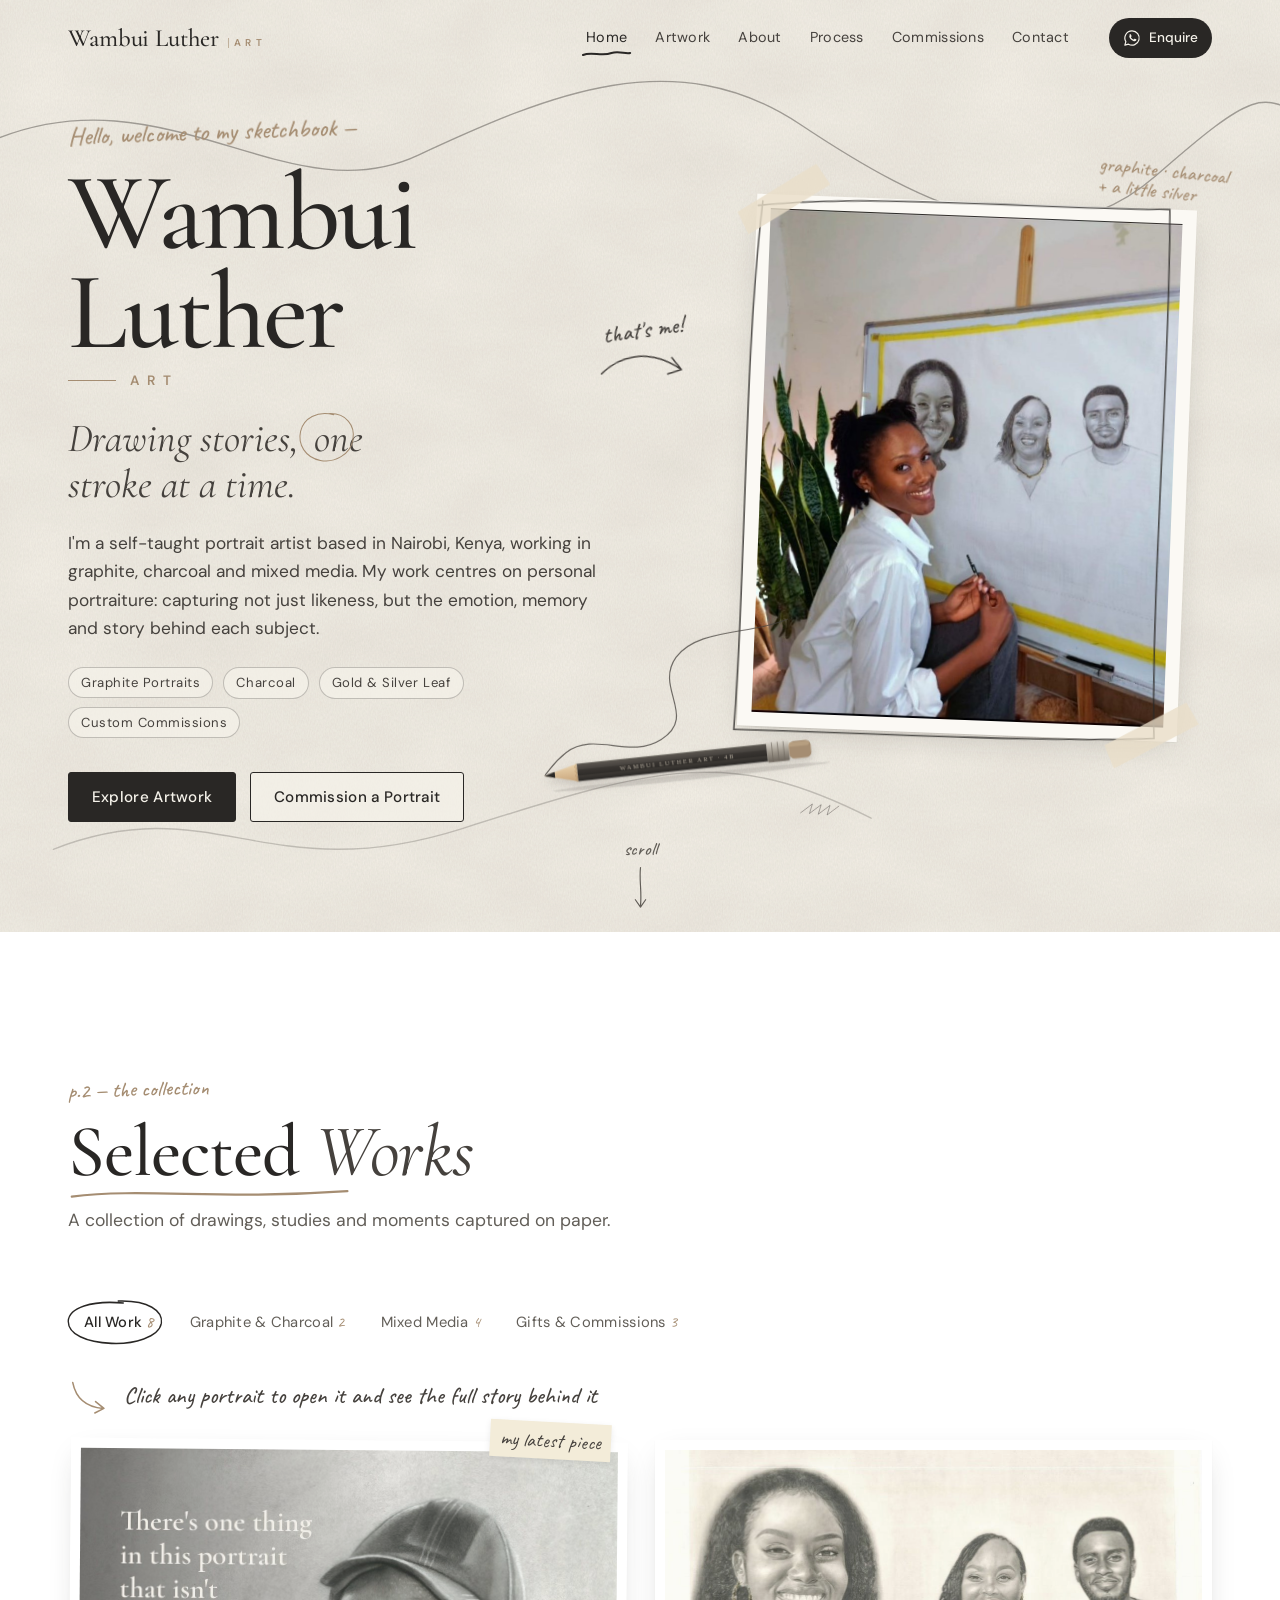
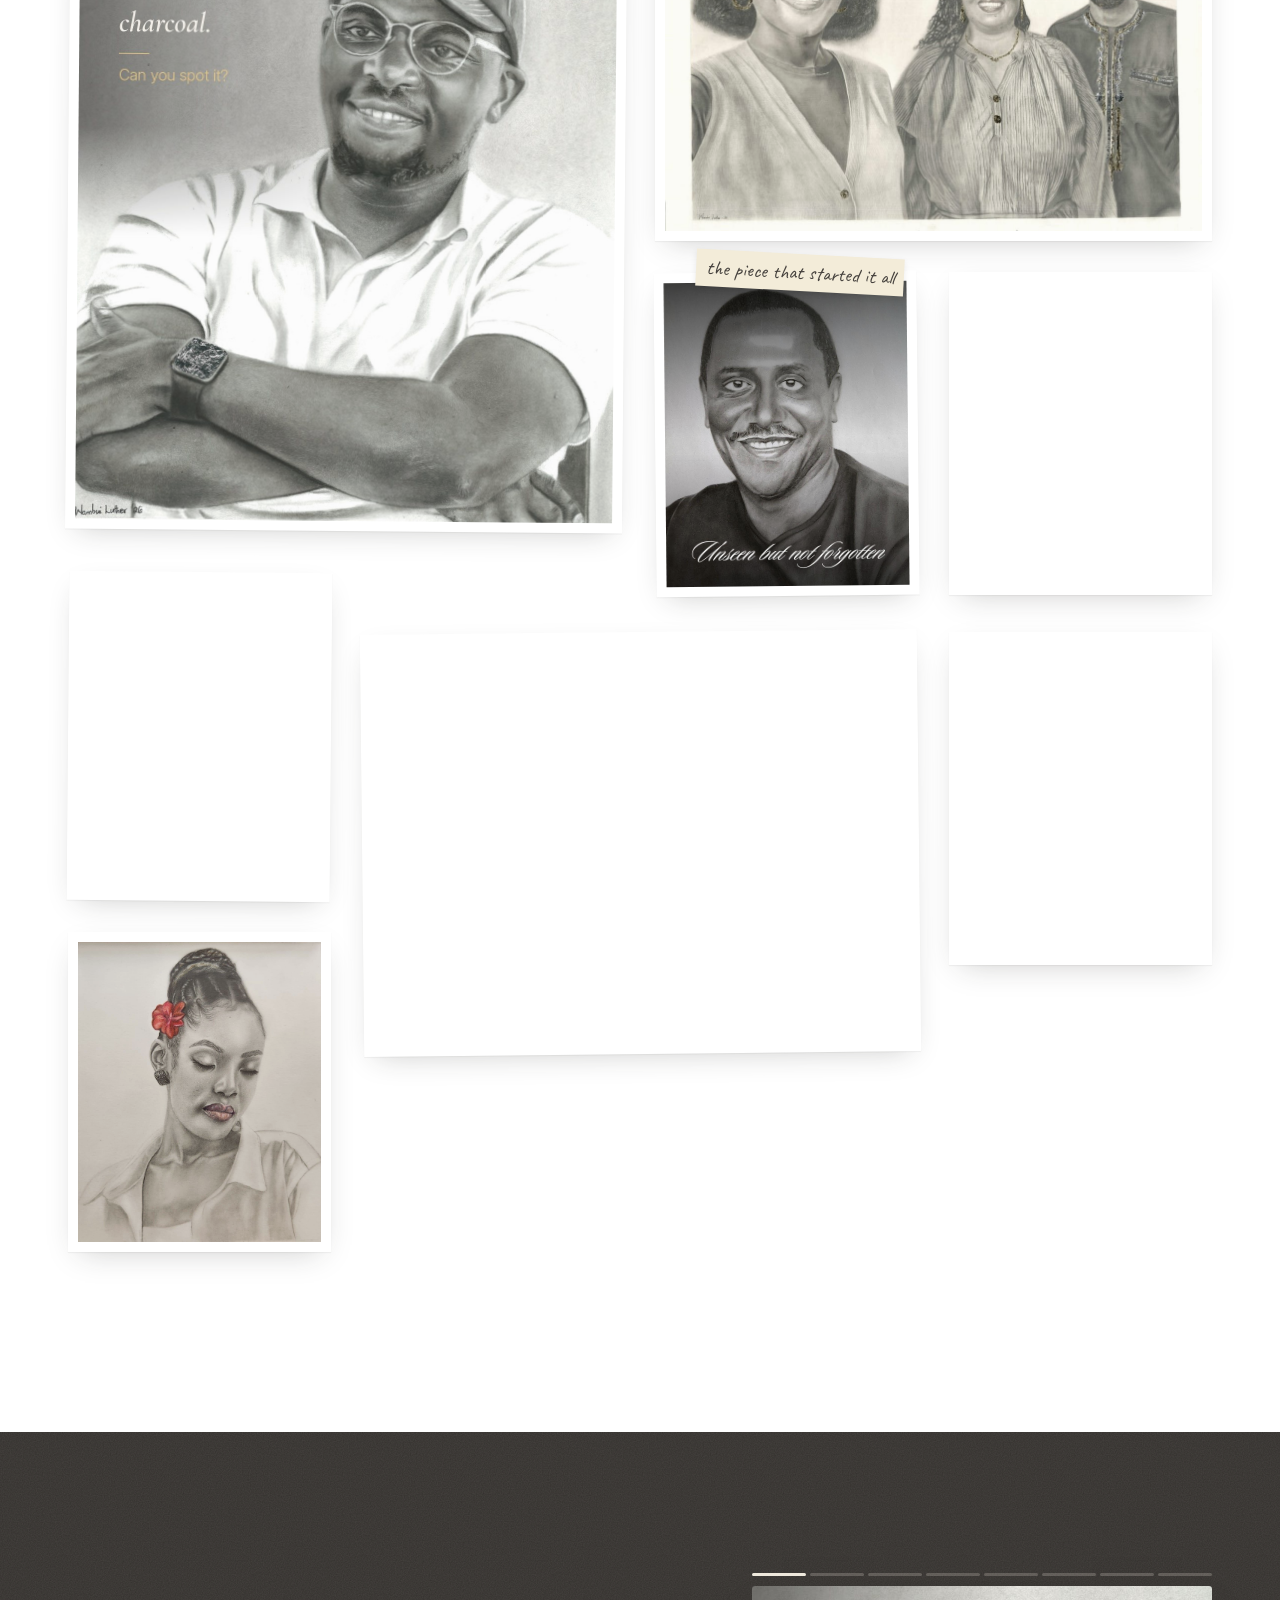
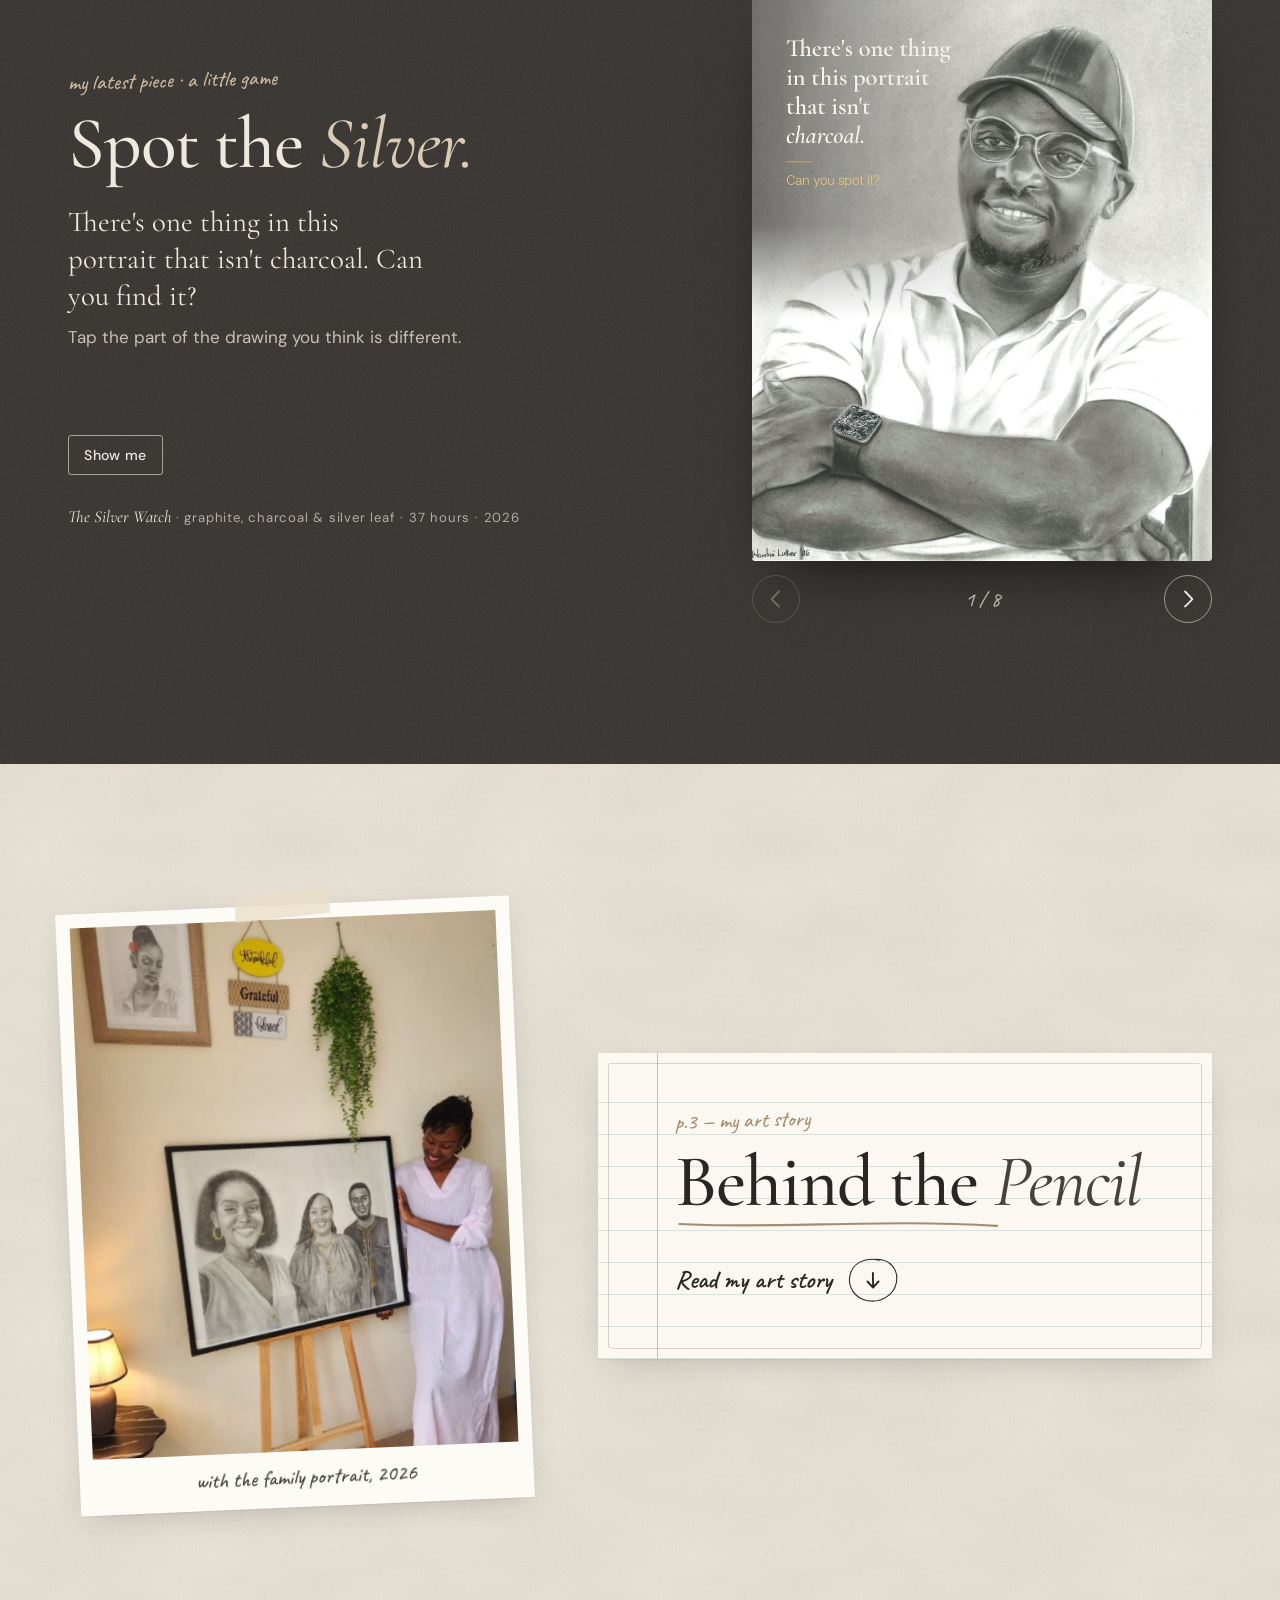
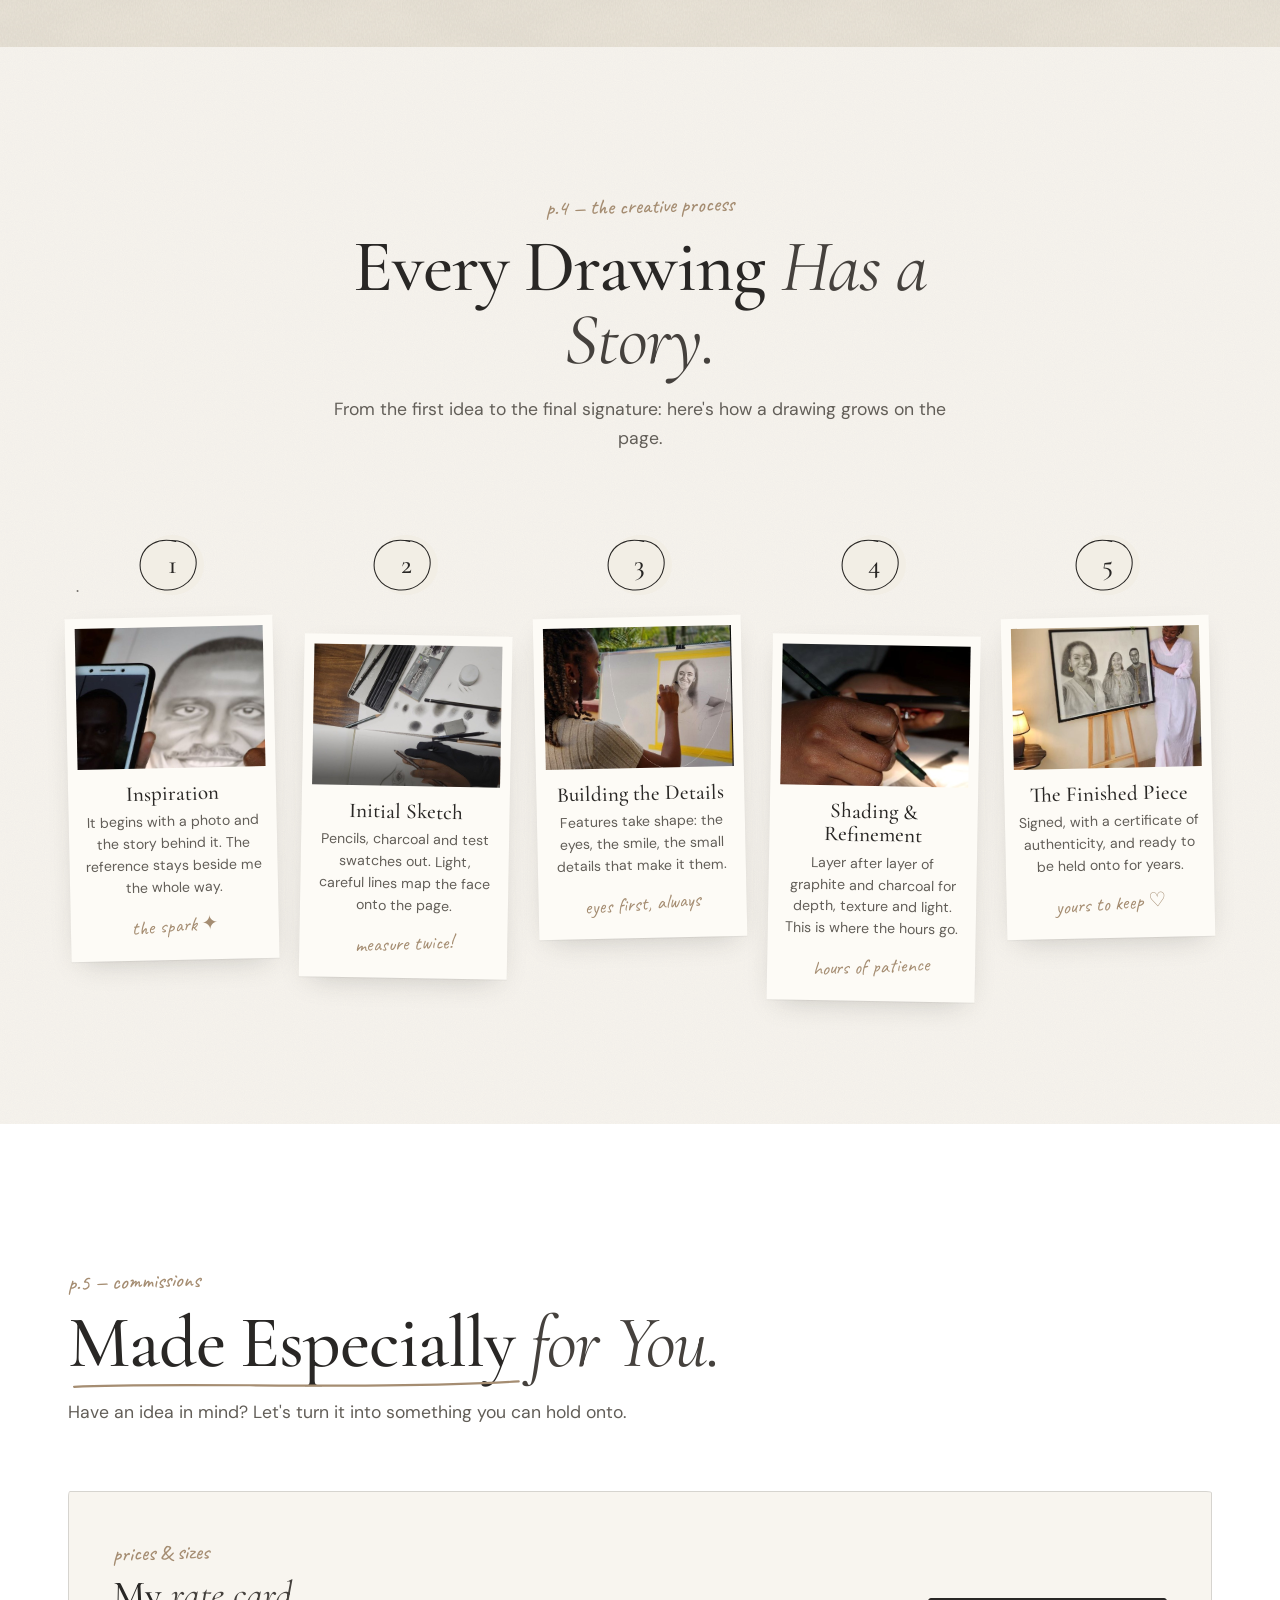
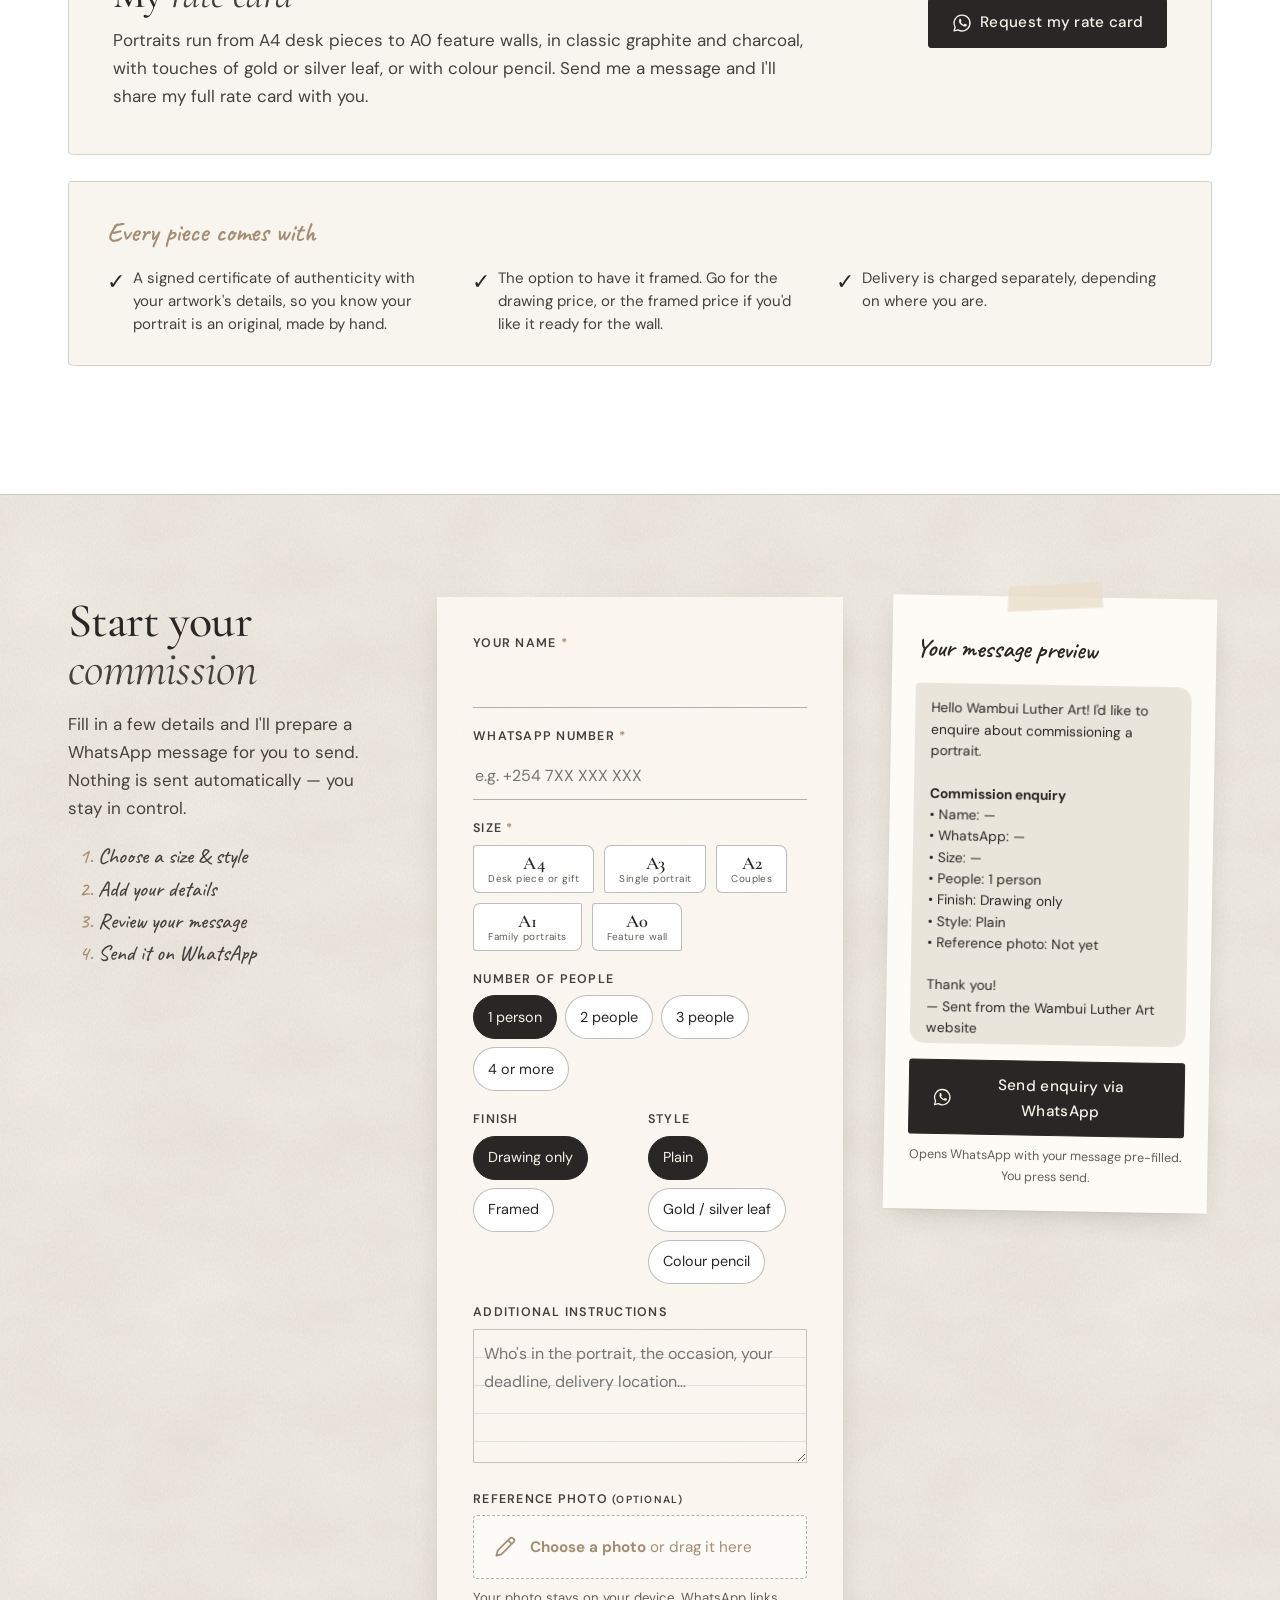
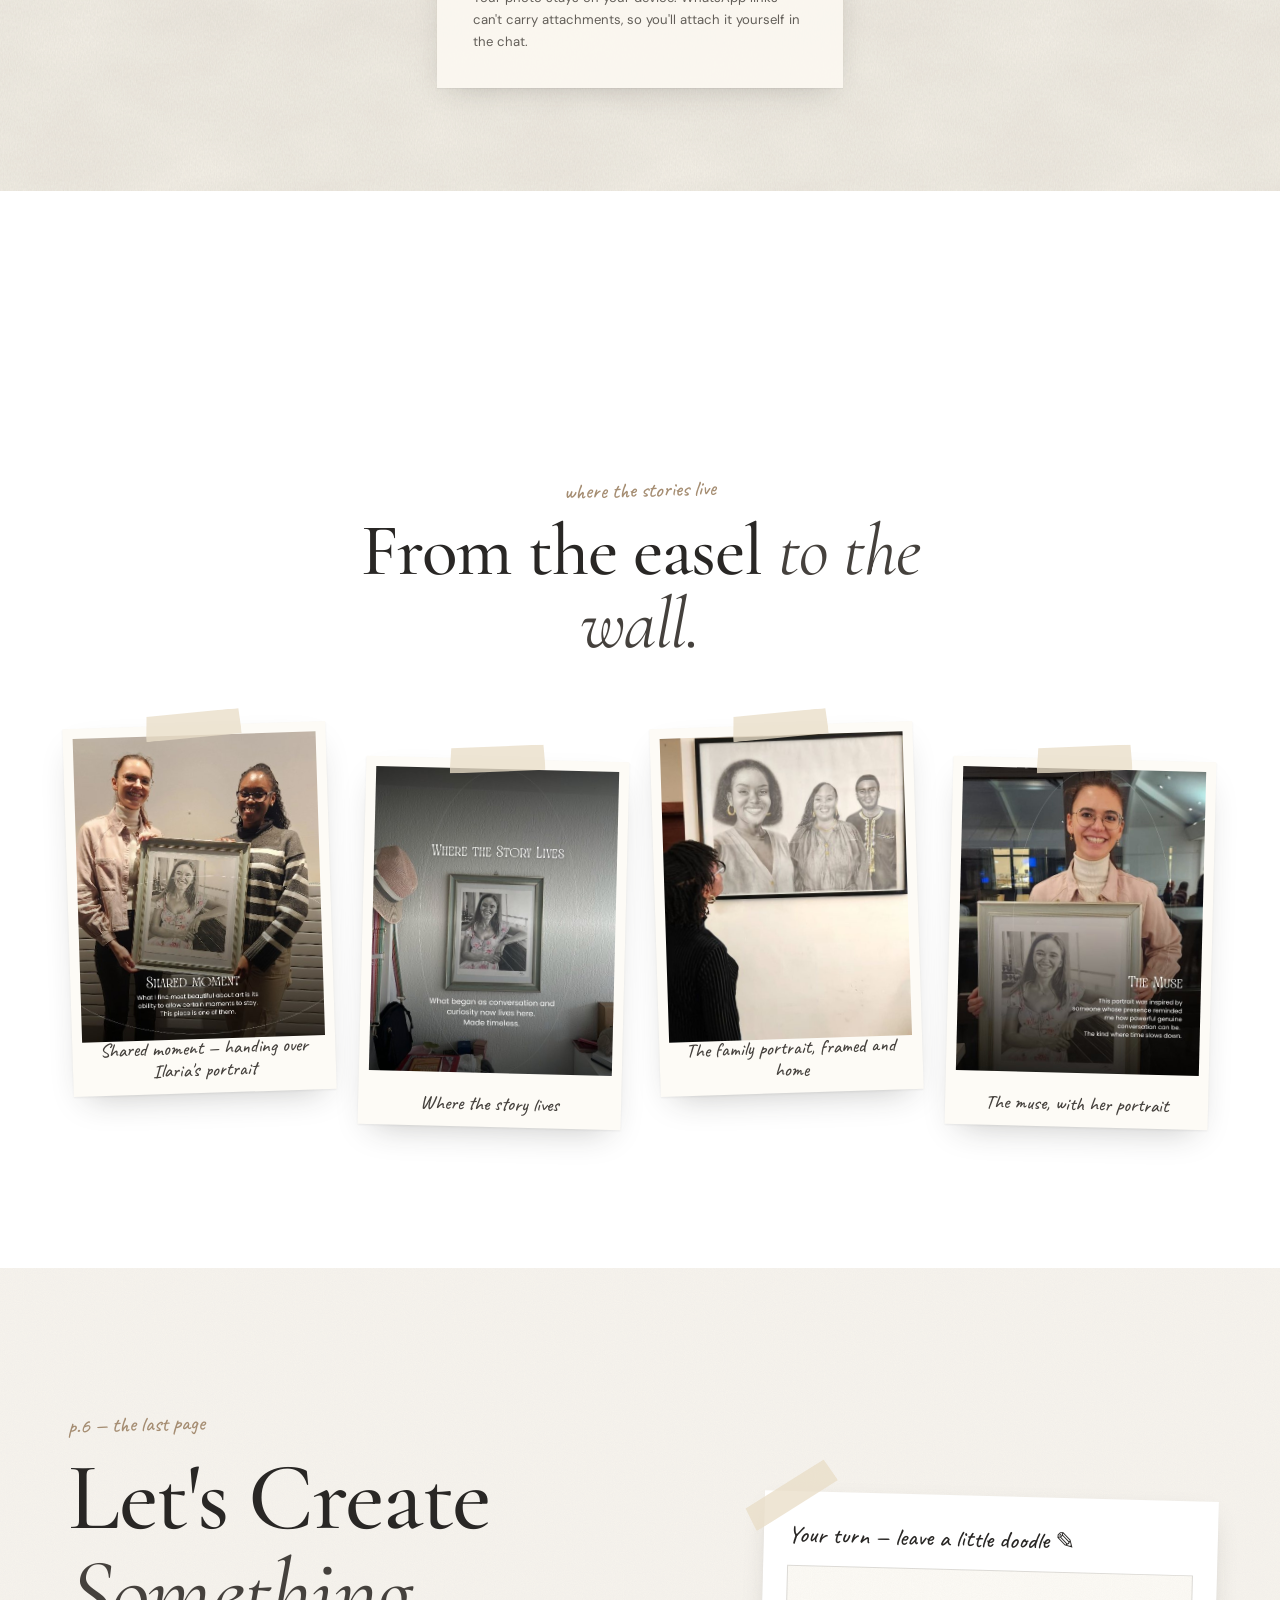
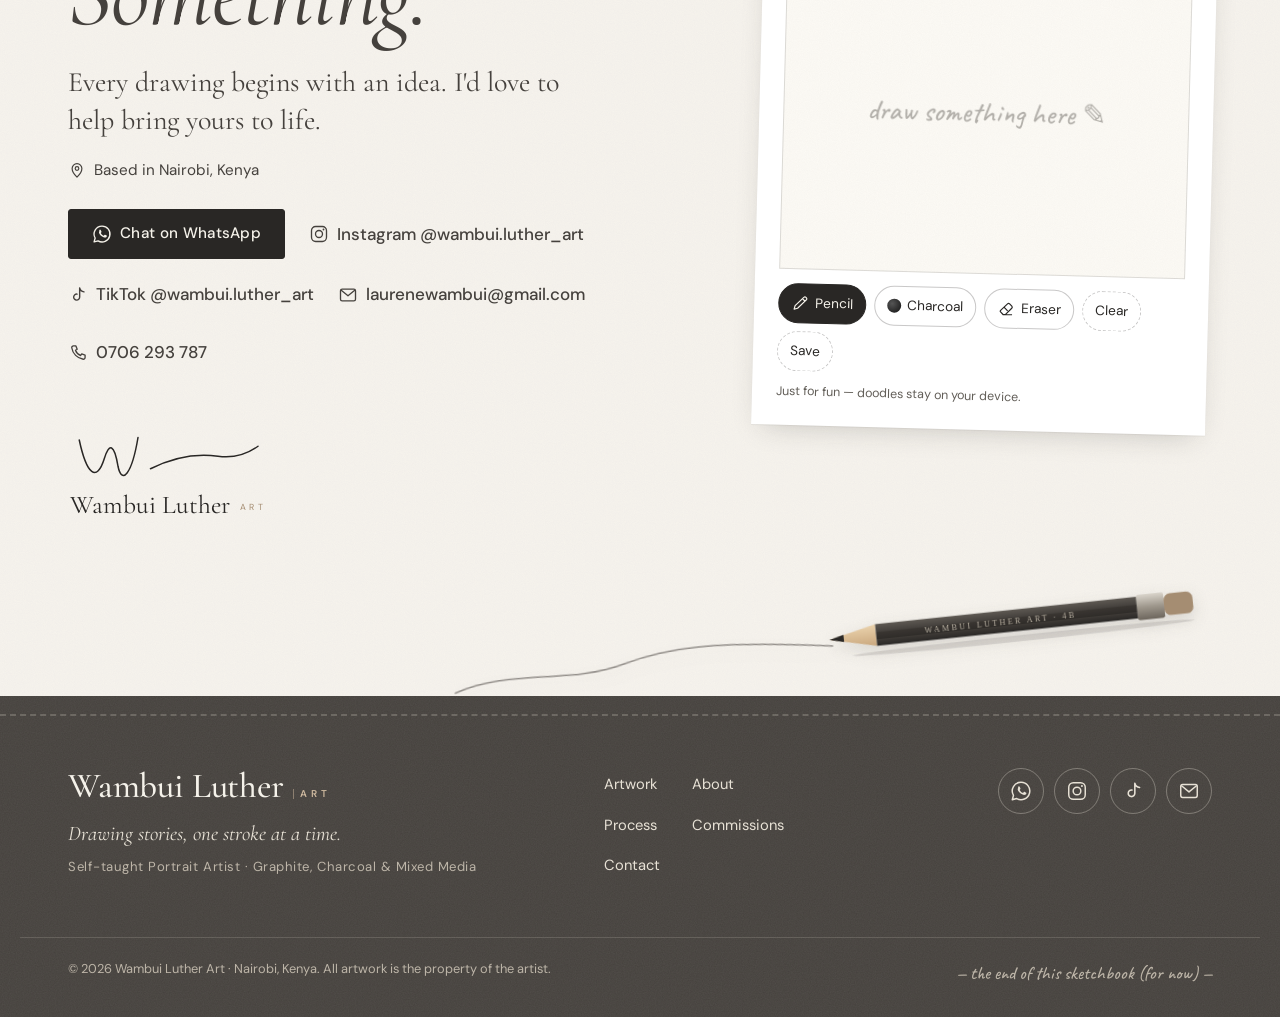
<file: index.html>
<!DOCTYPE html>
<html lang="en">
<head>
  <meta charset="UTF-8">
  <meta name="viewport" content="width=device-width, initial-scale=1">
  <title>Wambui Luther Art | Pencil &amp; Charcoal Artist</title>
  <meta name="description" content="Explore the pencil and charcoal artwork of Wambui Luther Art, a portrait artist based in Nairobi, Kenya. Discover original drawings and custom portrait commissions.">
  <meta name="author" content="Wambui Luther Art">
  <meta name="theme-color" content="#F5F2EA">

  <!-- Open Graph / social sharing (replace og-image.jpg and add the live URL when published) -->
  <meta property="og:type" content="website">
  <meta property="og:site_name" content="Wambui Luther Art">
  <meta property="og:title" content="Wambui Luther Art | Pencil &amp; Charcoal Artist">
  <meta property="og:description" content="Drawing stories, one stroke at a time. Hand-drawn graphite and charcoal portraits by a Nairobi-based artist.">
  <meta property="og:image" content="https://wambuilutherart.github.io/assets/images/og-image.jpg">
  <meta property="og:image:width" content="1200">
  <meta property="og:image:height" content="630">
  <meta property="og:url" content="https://wambuilutherart.github.io/">
  <link rel="canonical" href="https://wambuilutherart.github.io/">
  <meta name="twitter:card" content="summary_large_image">
  <meta name="twitter:title" content="Wambui Luther Art | Pencil &amp; Charcoal Artist">
  <meta name="twitter:description" content="Drawing stories, one stroke at a time.">
  <meta name="twitter:image" content="https://wambuilutherart.github.io/assets/images/og-image.jpg">

  <link rel="icon" href="data:image/svg+xml,%3Csvg xmlns='http://www.w3.org/2000/svg' viewBox='0 0 64 64'%3E%3Crect width='64' height='64' rx='10' fill='%23F5F2EA'/%3E%3Ctext x='32' y='44' text-anchor='middle' font-family='Georgia,serif' font-style='italic' font-size='36' fill='%23292725'%3EW%3C/text%3E%3C/svg%3E">

  <link rel="preconnect" href="https://fonts.googleapis.com">
  <link rel="preconnect" href="https://fonts.gstatic.com" crossorigin>
  <link href="https://fonts.googleapis.com/css2?family=Caveat:wght@400;500;600;700&family=Cormorant+Garamond:ital,wght@0,400;0,500;0,600;1,400;1,500&family=DM+Sans:opsz,wght@9..40,300;9..40,400;9..40,500;9..40,600&display=swap" rel="stylesheet">

  <link rel="stylesheet" href="css/styles.css">
  <link rel="stylesheet" href="css/animations.css">
  <link rel="stylesheet" href="css/responsive.css">

  <script>document.documentElement.classList.add('js');</script>
</head>
<body>

  <!-- ========== Reusable hand-drawn SVG symbols ========== -->
  <svg width="0" height="0" style="position:absolute" aria-hidden="true" focusable="false">
    <defs>
      <linearGradient id="pencilBody" x1="0" y1="0" x2="0" y2="1">
                  <stop offset="0" stop-color="#5d5852"/><stop offset=".35" stop-color="#45413D"/><stop offset=".36" stop-color="#3a3632"/><stop offset=".7" stop-color="#2f2c29"/><stop offset=".71" stop-color="#3d3935"/><stop offset="1" stop-color="#292725"/>
                </linearGradient>
                <linearGradient id="pencilWood" x1="0" y1="0" x2="0" y2="1"><stop offset="0" stop-color="#ead2ac"/><stop offset="1" stop-color="#c9a77d"/></linearGradient>
                <linearGradient id="pencilFerrule" x1="0" y1="0" x2="0" y2="1"><stop offset="0" stop-color="#d9d4cb"/><stop offset=".5" stop-color="#9e978c"/><stop offset="1" stop-color="#6d665d"/></linearGradient>
      <symbol id="i-circle" viewBox="0 0 120 110"><path d="M66 9 C98 8 117 32 112 60 C107 90 76 106 48 101 C19 96 3 70 9 44 C15 18 42 3 74 11" fill="none" stroke="currentColor" stroke-width="2" stroke-linecap="round"/></symbol>
      <symbol id="i-arrow" viewBox="0 0 120 60"><path d="M4 40 C30 10 70 4 108 26 M96 12 L110 27 L92 34" fill="none" stroke="currentColor" stroke-width="2" stroke-linecap="round" stroke-linejoin="round"/></symbol>
      <symbol id="i-whatsapp" viewBox="0 0 24 24"><path d="M12 2.5a9.5 9.5 0 0 0-8.2 14.3L2.5 21.5l4.8-1.3A9.5 9.5 0 1 0 12 2.5Z" fill="none" stroke="currentColor" stroke-width="1.6" stroke-linejoin="round"/><path d="M8.6 7.6c.3-.6.6-.6.9-.6h.6c.2 0 .4.1.5.4l.8 1.9c.1.2 0 .5-.1.6l-.6.7c-.1.2-.2.4 0 .6.4.8 1.1 1.6 1.8 2.1.6.4 1.1.6 1.4.7.2.1.4 0 .5-.1l.8-.9c.2-.2.4-.2.6-.1l1.8.9c.2.1.4.3.3.6-.1.7-.6 1.5-1.3 1.7-.8.3-1.9.2-3.4-.5-2.2-1-3.8-3-4.3-4-.6-1-.7-2.3.1-3.2Z" fill="currentColor"/></symbol>
      <symbol id="i-instagram" viewBox="0 0 24 24"><rect x="3" y="3" width="18" height="18" rx="5" fill="none" stroke="currentColor" stroke-width="1.6"/><circle cx="12" cy="12" r="4.2" fill="none" stroke="currentColor" stroke-width="1.6"/><circle cx="17.4" cy="6.6" r="1.1" fill="currentColor"/></symbol>
      <symbol id="i-mail" viewBox="0 0 24 24"><rect x="3" y="5" width="18" height="14" rx="2" fill="none" stroke="currentColor" stroke-width="1.6"/><path d="M3.5 6l8.5 7 8.5-7" fill="none" stroke="currentColor" stroke-width="1.6" stroke-linejoin="round"/></symbol>
      <symbol id="i-pencil" viewBox="0 0 24 24"><path d="M4 20l1.2-4.6L16.6 4a2 2 0 0 1 2.8 0l.6.6a2 2 0 0 1 0 2.8L8.6 18.8 4 20Z M14.8 5.8l3.4 3.4" fill="none" stroke="currentColor" stroke-width="1.6" stroke-linejoin="round"/></symbol>
      <symbol id="i-eraser" viewBox="0 0 24 24"><path d="M8 20h12 M4.6 14.6l9-9a2 2 0 0 1 2.8 0l3 3a2 2 0 0 1 0 2.8L11 20H8l-3.4-3.4a1.4 1.4 0 0 1 0-2Z M9 10l5 5" fill="none" stroke="currentColor" stroke-width="1.6" stroke-linejoin="round"/></symbol>
      <symbol id="i-close" viewBox="0 0 24 24"><path d="M5 5.5c4 3.6 9 9 14 13.4 M18.6 5c-3.8 4.2-8.6 9.4-13.4 14" fill="none" stroke="currentColor" stroke-width="1.8" stroke-linecap="round"/></symbol>
      <symbol id="i-prev" viewBox="0 0 24 24"><path d="M15 4.5c-2.6 2.6-5 5-7.4 7.6 2.4 2.4 4.8 5 7.4 7.4" fill="none" stroke="currentColor" stroke-width="1.8" stroke-linecap="round" stroke-linejoin="round"/></symbol>
      <symbol id="i-next" viewBox="0 0 24 24"><path d="M9 4.5c2.6 2.6 5 5 7.4 7.6-2.4 2.4-4.8 5-7.4 7.4" fill="none" stroke="currentColor" stroke-width="1.8" stroke-linecap="round" stroke-linejoin="round"/></symbol>
      <symbol id="i-tiktok" viewBox="0 0 24 24"><path d="M14 3.5v11a3.6 3.6 0 1 1-3.1-3.56 M14 3.5c.5 2.6 2.4 4.4 5.2 4.7" fill="none" stroke="currentColor" stroke-width="1.7" stroke-linecap="round" stroke-linejoin="round"/></symbol>
      <symbol id="i-phone" viewBox="0 0 24 24"><path d="M6.5 3.5h3l1.5 4-2 1.3a10 10 0 0 0 6.2 6.2l1.3-2 4 1.5v3a2 2 0 0 1-2.2 2A16.5 16.5 0 0 1 4.5 5.7a2 2 0 0 1 2-2.2Z" fill="none" stroke="currentColor" stroke-width="1.6" stroke-linejoin="round"/></symbol>
      <symbol id="i-pin" viewBox="0 0 24 24"><path d="M12 21.5s6.5-6.2 6.5-11.5a6.5 6.5 0 1 0-13 0c0 5.3 6.5 11.5 6.5 11.5Z" fill="none" stroke="currentColor" stroke-width="1.6" stroke-linejoin="round"/><circle cx="12" cy="10" r="2.4" fill="none" stroke="currentColor" stroke-width="1.6"/></symbol>
      <symbol id="i-quote" viewBox="0 0 80 64"><path d="M30 6C14 12 6 24 6 38c0 10 6 18 15 18 8 0 13-6 13-13s-5-12-12-12c-2 0-3 0-4 1 2-9 8-15 16-20Z M70 6C54 12 46 24 46 38c0 10 6 18 15 18 8 0 13-6 13-13s-5-12-12-12c-2 0-3 0-4 1 2-9 8-15 16-20Z" fill="currentColor"/></symbol>
    </defs>
  </svg>

  <a class="skip-link" href="#main">Skip to content</a>

  <!-- ========== Loader ========== -->
  <div class="loader" id="loader" aria-hidden="true">
    <div class="loader__inner">
      <svg class="loader__sketch" viewBox="0 0 320 120">
        <path class="loader__stroke" d="M18 40 C30 96 46 108 58 70 C66 44 74 46 80 82 C86 112 102 96 112 36 M132 86 C164 70 198 60 240 66 C268 70 290 60 304 50" />
      </svg>
      <p class="loader__word"><span>Wambui Luther</span> <small>ART</small></p>
      <p class="loader__hint">sharpening pencils…</p>
    </div>
  </div>

  <!-- Scroll progress: a graphite line with a pencil tip -->
  <div class="scroll-progress" aria-hidden="true"><span class="scroll-progress__line"></span></div>

  <!-- ========== Navigation ========== -->
  <header class="site-header" id="top">
    <nav class="nav" aria-label="Primary">
      <a href="#home" class="wordmark" aria-label="Wambui Luther Art, home">
        <span class="wordmark__name" data-bind="brand.artistName">Wambui Luther</span>
        <span class="wordmark__art">ART</span>
      </a>

      <ul class="nav__links" id="nav-links">
        <li><a href="#home" class="nav__link">Home</a></li>
        <li><a href="#artwork" class="nav__link">Artwork</a></li>
        <li><a href="#about" class="nav__link">About</a></li>
        <li><a href="#process" class="nav__link">Process</a></li>
        <li><a href="#commissions" class="nav__link">Commissions</a></li>
        <li><a href="#contact" class="nav__link">Contact</a></li>
        <li class="nav__indicator" aria-hidden="true">
          <svg viewBox="0 0 100 12" preserveAspectRatio="none"><path d="M2 7 C20 3 40 9 60 5 C75 3 88 6 98 5" /></svg>
        </li>
      </ul>

      <a class="btn-wa btn-wa--nav" data-link="whatsapp" href="#enquire" target="_blank" rel="noopener">
        <svg width="18" height="18"><use href="#i-whatsapp"/></svg>
        <span>Enquire</span>
      </a>

      <button class="nav__toggle" aria-expanded="false" aria-controls="mobile-menu" aria-label="Open menu">
        <span></span><span></span><span></span>
      </button>
    </nav>
  </header>

  <!-- Mobile "sketchbook index" menu -->
  <div class="mobile-menu" id="mobile-menu" hidden>
    <p class="mobile-menu__title">Contents</p>
    <ol class="mobile-menu__list">
      <li><a href="#home"><span>Home</span><i></i><em>p.1</em></a></li>
      <li><a href="#artwork"><span>Artwork</span><i></i><em>p.2</em></a></li>
      <li><a href="#about"><span>About</span><i></i><em>p.3</em></a></li>
      <li><a href="#process"><span>Process</span><i></i><em>p.4</em></a></li>
      <li><a href="#commissions"><span>Commissions</span><i></i><em>p.5</em></a></li>
      <li><a href="#contact"><span>Contact</span><i></i><em>p.6</em></a></li>
    </ol>
    <a class="btn btn--dark mobile-menu__cta" href="#enquire">
      <svg width="18" height="18"><use href="#i-whatsapp"/></svg> Commission a drawing
    </a>
    <p class="mobile-menu__note">✎ tap a page to jump there</p>
  </div>

  <main id="main">

    <!-- ========== HERO ========== -->
    <section class="hero paper-vellum" id="home" aria-labelledby="hero-title">
      <!-- self-drawing pencil trail across the page -->
      <svg class="hero__trail" viewBox="0 0 1440 900" preserveAspectRatio="none" aria-hidden="true">
        <path class="draw draw--hero" style="--d:3.2s; --delay:.9s" d="M-20 140 C180 60 320 210 470 150 S760 40 900 120 S1180 260 1300 170 S1420 90 1480 120"/>
        <path class="draw draw--hero draw--faint" style="--d:2.6s; --delay:1.6s" d="M60 820 C240 760 300 860 520 800 S820 720 980 790"/>
      </svg>
      <canvas class="hero__sketch-canvas" aria-hidden="true"></canvas>

      <div class="hero__inner container">
        <div class="hero__text">
          <p class="hand hero__hello reveal-load" style="--i:1">Hello, welcome to my sketchbook —</p>

          <h1 class="hero__brand reveal-load" style="--i:2" id="hero-title">
            <span class="hero__name" data-bind="brand.artistName">Wambui Luther</span>
            <span class="hero__art">ART</span>
          </h1>

          <p class="hero__headline" aria-label="Drawing stories, one stroke at a time.">
            <span class="word" style="--w:0">Drawing</span>
            <span class="word" style="--w:1">stories,</span>
            <span class="word word--circled" style="--w:2">one
              <svg class="scribble-circle" aria-hidden="true"><use href="#i-circle"/></svg>
            </span>
            <span class="word" style="--w:3">stroke</span>
            <span class="word" style="--w:4">at</span>
            <span class="word" style="--w:5">a</span>
            <span class="word" style="--w:6">time.</span>
          </p>

          <p class="hero__intro reveal-load" style="--i:4">
            I'm a self-taught portrait artist based in Nairobi, Kenya, working in graphite, charcoal and mixed media. My work centres on personal portraiture: capturing not just likeness, but the emotion, memory and story behind each subject.
          </p>

          <ul class="hero__specs reveal-load" style="--i:5" aria-label="Specialisations">
            <li>Graphite Portraits</li>
            <li>Charcoal</li>
            <li>Gold &amp; Silver Leaf</li>
            <li>Custom Commissions</li>
          </ul>

          <div class="hero__ctas reveal-load" style="--i:6">
            <a href="#artwork" class="btn btn--dark">Explore Artwork</a>
            <a href="#commissions" class="btn btn--line">Commission a Portrait</a>
          </div>
        </div>

        <div class="hero__visual" data-parallax="0.06">
          <figure class="hero__frame reveal-load" style="--i:3">
            <span class="tape tape--tl" aria-hidden="true"></span>
            <span class="tape tape--br" aria-hidden="true"></span>
            <img src="assets/images/artist/wambui-at-easel.jpg" alt="Wambui Luther smiling at her easel while drawing a large family portrait" width="759" height="846" fetchpriority="high">
            <svg class="hero__frame-sketch" viewBox="0 0 400 480" preserveAspectRatio="none" aria-hidden="true">
              <path class="draw draw--hero" style="--d:2.2s; --delay:.6s" d="M14 22 C120 8 280 16 388 12 C394 140 384 330 392 466 C270 474 120 470 10 472 C16 330 6 160 18 18"/>
            </svg>
          </figure>

          <p class="hand hero__note hero__note--a" aria-hidden="true">
            that's me!
            <svg class="hero__note-arrow"><use href="#i-arrow"/></svg>
          </p>
          <p class="hand hero__note hero__note--b" aria-hidden="true">graphite · charcoal<br>+ a little silver</p>

          <!-- curved graphite line from the portrait to a realistic pencil; the pencil "drew" it -->
          <svg class="hero__desk" viewBox="0 0 600 300" aria-hidden="true">
            <path class="draw draw--hero hero__connector" style="--d:2s; --delay:1.5s" d="M452 18 C400 40 330 30 300 70 C270 112 330 150 280 182 C236 210 190 170 150 200 C132 214 128 224 122 230"/>
            <path class="draw draw--hero hero__scribble" style="--d:.9s; --delay:3.3s" d="M470 282 l16 -12 l-4 13 l16 -12 l-4 13 l16 -12 l-4 13 l16 -12"/>
            <g class="hero__pencil" transform="translate(120 232) rotate(-6)">
              <g class="hero__pencil-slide">
                <ellipse cx="200" cy="22" rx="190" ry="4" fill="#292725" opacity=".12"/>
                <path d="M0 0 L46 -12 L46 12 Z" fill="url(#pencilWood)"/>
                <path d="M0 0 L15 -4 L15 4 Z" fill="#292725"/>
                <path d="M46 -12 Q40 -6 46 -6 Q40 0 46 0 Q40 6 46 6 Q40 12 46 12" fill="none" stroke="#b08e64" stroke-width=".8"/>
                <rect x="46" y="-12" width="260" height="24" fill="url(#pencilBody)"/>
                <text x="104" y="3.5" font-family="Georgia, serif" font-size="8.5" letter-spacing="2.4" fill="#cfc6b6" opacity=".85">WAMBUI LUTHER ART · 4B</text>
                <rect x="306" y="-13.5" width="30" height="27" rx="1.5" fill="url(#pencilFerrule)"/>
                <path d="M313 -13.5v27 M321 -13.5v27 M329 -13.5v27" stroke="#6d665d" stroke-width=".8"/>
                <rect x="336" y="-12" width="30" height="24" rx="7" fill="#A58D72"/>
                <rect x="336" y="-10.5" width="28" height="6" rx="3" fill="#bea586" opacity=".7"/>
              </g>
            </g>
          </svg>
        </div>
      </div>

      <a href="#artwork" class="scroll-cue" aria-label="Scroll to artwork">
        <span class="hand">scroll</span>
        <svg viewBox="0 0 24 60" aria-hidden="true"><path d="M12 2 C10 20 14 34 12 54 M5 46 L12 56 L19 46"/></svg>
      </a>
    </section>

    <!-- ========== GALLERY ========== -->
    <section class="section gallery-section paper-white" id="artwork" aria-labelledby="gallery-title">
      <div class="container">
        <header class="section-head reveal">
          <p class="hand section-head__kicker">p.2 — the collection</p>
          <h2 class="section-title" id="gallery-title">Selected <em>Works</em>
            <svg class="underline-sketch" viewBox="0 0 300 20" preserveAspectRatio="none" aria-hidden="true"><path class="draw" d="M4 14 C80 4 160 18 296 8"/></svg>
          </h2>
          <p class="section-sub">A collection of drawings, studies and moments captured on paper.</p>
        </header>

        <div class="filters reveal" role="toolbar" aria-label="Filter artwork by category" id="gallery-filters"></div>
        <p class="gallery-cta reveal">
          <svg class="gallery-cta__arrow" viewBox="0 0 60 50" aria-hidden="true"><path d="M6 6 C10 26 22 38 46 40 M36 31 L47 40 L35 46"/></svg>
          <span class="hand"><span class="cta-hover">Click</span><span class="cta-touch">Tap</span> any portrait to open it and see the full story behind it</span>
        </p>
        <p class="sr-only" aria-live="polite" id="gallery-status"></p>

        <div class="gallery" id="gallery"></div>

        <noscript><p class="section-sub">Please enable JavaScript to browse the gallery.</p></noscript>
      </div>
    </section>

    <!-- ========== SPOT THE SILVER ========== -->
    <section class="section story" id="silver" aria-labelledby="story-title">
      <div class="container story__inner">
        <div class="story__text reveal">
          <p class="hand section-head__kicker">my latest piece · a little game</p>
          <h2 class="section-title" id="story-title">Spot the <em>Silver.</em></h2>
          <p class="story__lead">There's one thing in this portrait that isn't charcoal. Can you find it?</p>
          <p class="story__how" id="story-how">Tap the part of the drawing you think is different.</p>
          <p class="story__feedback hand" id="story-feedback" aria-live="polite"></p>
          <div class="story__controls">
            <button type="button" class="btn btn--line btn--sm" id="story-reveal">Show me</button>
            <button type="button" class="btn btn--line btn--sm" id="story-restart" hidden>Play again</button>
          </div>
          <p class="story__meta"><span>The Silver Watch</span> · graphite, charcoal &amp; silver leaf · 37 hours · 2026</p>
        </div>

        <div class="story__viewer reveal" id="story-viewer">
          <div class="story__bars" id="story-bars" aria-hidden="true"></div>
          <div class="story__stage" id="story-stage">
            <img id="story-img" src="assets/images/story/slide-1.jpg" alt="" width="864" height="1080" loading="lazy" decoding="async">
            <video id="story-video" muted loop playsinline preload="metadata" hidden></video>
            <button type="button" class="story__hotspot" id="story-hotspot" aria-label="Guess: the watch"></button>
            <button type="button" class="story__miss" id="story-miss" aria-label="Guess somewhere else in the drawing" tabindex="-1"></button>
            <svg class="story__found" id="story-found" viewBox="0 0 120 110" aria-hidden="true"><path d="M66 9 C98 8 117 32 112 60 C107 90 76 106 48 101 C19 96 3 70 9 44 C15 18 42 3 74 11"/></svg>
            <span class="story__ping" id="story-ping" aria-hidden="true"></span>
          </div>
          <div class="story__nav">
            <button type="button" class="lightbox__btn story__btn" id="story-prev" aria-label="Previous slide"><svg width="24" height="24"><use href="#i-prev"/></svg></button>
            <p class="story__count hand" id="story-count" aria-live="polite"></p>
            <button type="button" class="lightbox__btn story__btn" id="story-next" aria-label="Next slide"><svg width="24" height="24"><use href="#i-next"/></svg></button>
          </div>
        </div>
      </div>
    </section>

    <!-- ========== ABOUT ========== -->
    <section class="section about paper-vellum paper-vellum--warm" id="about" aria-labelledby="about-title">
      <div class="container about__inner">
        <figure class="about__photo reveal" data-parallax="-0.04">
          <span class="tape tape--top" aria-hidden="true"></span>
          <img id="about-portrait" src="assets/images/artist/wambui-with-family-portrait.jpg" alt="Wambui Luther standing beside her finished family portrait" width="492" height="875" loading="lazy">
          <figcaption class="hand" id="about-caption">with the family portrait, 2026</figcaption>
        </figure>

        <article class="about__note reveal">
          <p class="hand section-head__kicker">p.3 — my art story</p>
          <h2 class="section-title" id="about-title">Behind the <em>Pencil</em>
            <svg class="underline-sketch" viewBox="0 0 300 20" preserveAspectRatio="none" aria-hidden="true"><path class="draw" d="M4 10 C90 16 190 4 296 12"/></svg>
          </h2>
          <button type="button" class="story-toggle" id="about-toggle" aria-expanded="false" aria-controls="about-more memorial-more">
            <span class="story-toggle__label">Read my art story</span>
            <span class="story-toggle__icon" aria-hidden="true">
              <svg class="story-toggle__ring" viewBox="0 0 120 110"><path d="M66 9 C98 8 117 32 112 60 C107 90 76 106 48 101 C19 96 3 70 9 44 C15 18 42 3 74 11"/></svg>
              <svg class="story-toggle__arrow" viewBox="0 0 24 24"><path d="M12 5 C11.6 10 12.4 14 12 19 M6.5 13.5 L12 19.5 L17.5 13.5"/></svg>
            </span>
          </button>

          <div class="collapsible" id="about-more">
            <div class="collapsible__inner">
          <p class="about__name"><span data-bind="brand.fullName">Laurene Wambui Luther</span> · <span data-bind="brand.descriptor"></span> · <span data-bind="contact.location"></span></p>
          <div class="about__bio" id="about-bio"></div>

          <div class="about__lists">
            <div>
              <h3 class="hand">Things I love drawing</h3>
              <ul id="about-enjoys"></ul>
            </div>
            <div>
              <h3 class="hand">Favourite materials</h3>
              <ul id="about-materials"></ul>
            </div>
            <div>
              <h3 class="hand">What my portraits hold</h3>
              <ul id="about-interests"></ul>
            </div>
          </div>

          <blockquote class="about__philosophy">
            <p id="about-philosophy"></p>
            <footer class="hand">— what I draw for</footer>
          </blockquote>

          <div class="sign-mark sign-mark--about" role="img" aria-label="Wambui Luther Art">
            <svg class="sign-mark__sketch" viewBox="0 0 320 120" aria-hidden="true"><path class="draw" style="--d:1.6s" d="M18 40 C30 96 46 108 58 70 C66 44 74 46 80 82 C86 112 102 96 112 36 M132 86 C164 70 198 60 240 66 C268 70 290 60 304 50"/></svg>
            <p class="sign-mark__word" aria-hidden="true"><span>Wambui Luther</span> <small>ART</small></p>
          </div>
            </div>
          </div>
        </article>
      </div>

      <!-- In memory: Unseen but Not Forgotten (opens with the art story) -->
      <div class="collapsible" id="memorial-more">
        <div class="collapsible__inner">
      <div class="container memorial" aria-labelledby="memorial-title">
        <div class="memorial__pair reveal">
          <figure class="memorial__photo memorial__photo--ref">
            <img id="memorial-ref" src="assets/images/artwork/unseen-reference.jpg" alt="Reference photograph of Martin Njoroge Luther smiling" width="1080" height="1350" loading="lazy">
            <figcaption class="hand" id="memorial-ref-cap"></figcaption>
          </figure>
          <svg class="memorial__arrow" viewBox="0 0 120 60" aria-hidden="true"><path class="draw" d="M4 40 C30 10 70 4 108 26 M96 12 L110 27 L92 34"/></svg>
          <figure class="memorial__photo memorial__photo--fin">
            <img id="memorial-fin" src="assets/images/artwork/unseen-but-not-forgotten-2021.jpg" alt="The finished graphite portrait of Martin Njoroge Luther, titled Unseen but not forgotten" width="1080" height="1350" loading="lazy">
            <figcaption class="hand" id="memorial-fin-cap"></figcaption>
          </figure>
        </div>
        <div class="memorial__text reveal">
          <p class="hand section-head__kicker">in memory · <span id="memorial-year"></span></p>
          <h3 class="memorial__title" id="memorial-title"></h3>
          <p class="memorial__why" id="memorial-why"></p>
          <blockquote class="memorial__quote"><p id="memorial-quote"></p></blockquote>
          <p class="memorial__details" id="memorial-details"></p>
        </div>
      </div>
        </div>
      </div>
    </section>

    <!-- ========== PROCESS ========== -->
    <section class="section process paper-smooth" id="process" aria-labelledby="process-title">
      <div class="container">
        <header class="section-head section-head--center reveal">
          <p class="hand section-head__kicker">p.4 — the creative process</p>
          <h2 class="section-title" id="process-title">Every Drawing <em>Has a Story.</em></h2>
          <p class="section-sub">From the first idea to the final signature: here's how a drawing grows on the page.</p>
        </header>

        <div class="timeline" id="timeline">
          <svg class="timeline__line timeline__line--h" viewBox="0 0 1200 80" preserveAspectRatio="none" aria-hidden="true">
            <path class="timeline__path" d="M10 40 C120 10 200 70 300 40 S480 10 600 40 S780 70 900 40 S1080 10 1190 40"/>
          </svg>
          <svg class="timeline__line timeline__line--v" viewBox="0 0 40 1000" preserveAspectRatio="none" aria-hidden="true">
            <path class="timeline__path" d="M20 0 C6 100 34 200 20 300 S6 500 20 600 S34 800 20 1000"/>
          </svg>
          <ol class="timeline__list" id="timeline-list"></ol>
        </div>
      </div>
    </section>

    <!-- ========== COMMISSIONS ========== -->
    <section class="section commissions paper-white" id="commissions" aria-labelledby="commissions-title">
      <div class="container">
        <header class="section-head reveal">
          <p class="hand section-head__kicker">p.5 — commissions</p>
          <h2 class="section-title" id="commissions-title">Made Especially <em>for You.</em>
            <svg class="underline-sketch" viewBox="0 0 300 20" preserveAspectRatio="none" aria-hidden="true"><path class="draw" d="M4 12 C70 6 200 16 296 6"/></svg>
          </h2>
          <p class="section-sub">Have an idea in mind? Let's turn it into something you can hold onto.</p>
        </header>

        <!-- Rate card: sent on request (full card lives at rates.html, not linked from the site) -->
        <div class="ratecard-cta reveal">
          <div class="ratecard-cta__text">
            <p class="hand section-head__kicker">prices &amp; sizes</p>
            <h3 class="sizes__title">My <em>rate card</em></h3>
            <p>Portraits run from A4 desk pieces to A0 feature walls, in classic graphite and charcoal, with touches of gold or silver leaf, or with colour pencil. Send me a message and I'll share my full rate card with you.</p>
          </div>
          <a class="btn btn--wa ratecard-cta__btn" data-link="ratecard" href="#" target="_blank" rel="noopener"><svg width="20" height="20" viewBox="0 0 24 24" aria-hidden="true"><path d="M12 2.5a9.5 9.5 0 0 0-8.2 14.3L2.5 21.5l4.8-1.3A9.5 9.5 0 1 0 12 2.5Z" fill="none" stroke="currentColor" stroke-width="1.6" stroke-linejoin="round"/><path d="M8.6 7.6c.3-.6.6-.6.9-.6h.6c.2 0 .4.1.5.4l.8 1.9c.1.2 0 .5-.1.6l-.6.7c-.1.2-.2.4 0 .6.4.8 1.1 1.6 1.8 2.1.6.4 1.1.6 1.4.7.2.1.4 0 .5-.1l.8-.9c.2-.2.4-.2.6-.1l1.8.9c.2.1.4.3.3.6-.1.7-.6 1.5-1.3 1.7-.8.3-1.9.2-3.4-.5-2.2-1-3.8-3-4.3-4-.6-1-.7-2.3.1-3.2Z" fill="currentColor"/></svg> Request my rate card</a>
        </div>

        <!-- Included -->
        <div class="includes reveal">
          <h3 class="hand includes__title">Every piece comes with</h3>
          <ul id="includes"></ul>
        </div>
      </div>

      <!-- Enquiry -->
      <div class="enquire paper-vellum" id="enquire">
        <div class="container enquire__inner">
          <div class="enquire__intro reveal">
            <h3 class="section-title section-title--sm">Start your <em>commission</em></h3>
            <p>Fill in a few details and I'll prepare a WhatsApp message for you to send. Nothing is sent automatically — you stay in control.</p>
            <ol class="enquire__steps hand">
              <li>Choose a size &amp; style</li>
              <li>Add your details</li>
              <li>Review your message</li>
              <li>Send it on WhatsApp</li>
            </ol>
          </div>

          <form class="enquiry-form reveal" id="enquiry-form" novalidate>
            <div class="field">
              <label for="f-name">Your name <span aria-hidden="true">*</span></label>
              <input id="f-name" name="name" type="text" autocomplete="name" required aria-describedby="e-name">
              <p class="field__error" id="e-name"></p>
            </div>
            <div class="field">
              <label for="f-phone">WhatsApp number <span aria-hidden="true">*</span></label>
              <input id="f-phone" name="phone" type="tel" inputmode="tel" autocomplete="tel" placeholder="e.g. +254 7XX XXX XXX" required aria-describedby="e-phone">
              <p class="field__error" id="e-phone"></p>
            </div>
            <fieldset class="field field--sizes">
              <legend>Size <span aria-hidden="true">*</span></legend>
              <div class="size-picker" id="size-picker"></div>
              <p class="field__error" id="e-size"></p>
            </fieldset>
            <fieldset class="field">
              <legend>Number of people</legend>
              <div class="chip-picker" id="people-picker"></div>
            </fieldset>
            <fieldset class="field field--half">
              <legend>Finish</legend>
              <div class="chip-picker" id="finish-picker"></div>
            </fieldset>
            <fieldset class="field field--half">
              <legend>Style</legend>
              <div class="chip-picker" id="style-picker"></div>
            </fieldset>
            <div class="field">
              <label for="f-notes">Additional instructions</label>
              <textarea id="f-notes" name="notes" rows="4" placeholder="Who's in the portrait, the occasion, your deadline, delivery location…"></textarea>
            </div>
            <div class="field">
              <span class="field__label" id="f-ref-label">Reference photo <small>(optional)</small></span>
              <label class="dropzone" for="f-ref" id="dropzone">
                <input id="f-ref" name="reference" type="file" accept="image/*" aria-labelledby="f-ref-label" aria-describedby="ref-help">
                <span class="dropzone__empty">
                  <svg width="26" height="26" aria-hidden="true"><use href="#i-pencil"/></svg>
                  <span><strong>Choose a photo</strong> or drag it here</span>
                </span>
                <span class="dropzone__preview" hidden>
                  <img alt="Preview of your selected reference photo" id="ref-preview">
                  <span class="dropzone__meta"><span id="ref-name"></span><button type="button" class="link-btn" id="ref-remove">Remove</button></span>
                </span>
              </label>
              <p class="field__help" id="ref-help">Your photo stays on your device. WhatsApp links can't carry attachments, so you'll attach it yourself in the chat.</p>
            </div>
          </form>

          <aside class="review reveal" aria-labelledby="review-title">
            <div class="review__paper">
              <span class="tape tape--top" aria-hidden="true"></span>
              <h3 class="hand review__title" id="review-title">Your message preview</h3>
              <div class="review__estimate" id="review-estimate" aria-live="polite"></div>
              <div class="review__bubble" id="review-message"></div>
              <p class="review__attach" id="review-attach" hidden>📎 Remember to attach your reference photo in WhatsApp.</p>
              <p class="review__warn" id="review-warn" hidden>Heads up: the WhatsApp number on this site is a placeholder, so the message won't reach the artist yet.</p>
              <button type="submit" form="enquiry-form" class="btn btn--wa">
                <svg width="20" height="20" aria-hidden="true"><use href="#i-whatsapp"/></svg>
                Send enquiry via WhatsApp
              </button>
              <p class="review__fine">Opens WhatsApp with your message pre-filled. You press send.</p>
            </div>
            <div class="review__done" id="review-done" hidden tabindex="-1">
              <h4 class="hand">Almost there!</h4>
              <ol>
                <li>WhatsApp should have opened in a new tab or app.</li>
                <li>Check the pre-filled message and press <strong>Send</strong>.</li>
                <li id="done-attach" hidden>Tap the 📎 icon in the chat to attach your reference photo.</li>
              </ol>
              <p>Didn't open? <a id="wa-fallback" href="#" target="_blank" rel="noopener">Try this link</a>.</p>
            </div>
          </aside>
        </div>
      </div>
    </section>

    <!-- ========== MOMENTS: from the easel to the wall ========== -->
    <section class="section moments paper-white" id="moments" aria-labelledby="moments-title">
      <div class="container">
        <header class="section-head section-head--center reveal">
          <p class="hand section-head__kicker">where the stories live</p>
          <h2 class="section-title" id="moments-title">From the easel <em>to the wall.</em></h2>
        </header>
        <div class="moments__grid" id="moments-grid"></div>
      </div>
    </section>

    <!-- ========== CONTACT ========== -->
    <section class="section contact paper-smooth" id="contact" aria-labelledby="contact-title">
      <div class="container contact__inner">
        <div class="contact__text reveal">
          <p class="hand section-head__kicker">p.6 — the last page</p>
          <h2 class="section-title section-title--xl" id="contact-title">Let's Create <em>Something.</em></h2>
          <p class="contact__lead">Every drawing begins with an idea. I'd love to help bring yours to life.</p>
          <p class="contact__place"><svg width="18" height="18" aria-hidden="true"><use href="#i-pin"/></svg> <span>Based in <span data-bind="contact.location">Nairobi, Kenya</span></span></p>
          <div class="contact__links">
            <a class="btn btn--wa" data-link="whatsapp" href="#" target="_blank" rel="noopener"><svg width="20" height="20" aria-hidden="true"><use href="#i-whatsapp"/></svg> Chat on WhatsApp</a>
            <a class="contact-link" data-link="instagram" href="#" target="_blank" rel="noopener"><svg width="20" height="20" aria-hidden="true"><use href="#i-instagram"/></svg> <span>Instagram <span data-bind="contact.instagramHandle"></span></span></a>
            <a class="contact-link" data-link="tiktok" href="#" target="_blank" rel="noopener"><svg width="20" height="20" aria-hidden="true"><use href="#i-tiktok"/></svg> <span>TikTok <span data-bind="contact.tiktokHandle"></span></span></a>
            <a class="contact-link" data-link="email" href="#"><svg width="20" height="20" aria-hidden="true"><use href="#i-mail"/></svg> <span data-bind="contact.email"></span></a>
            <a class="contact-link" data-link="phone" href="#"><svg width="20" height="20" aria-hidden="true"><use href="#i-phone"/></svg> <span data-bind="contact.phoneDisplay"></span></a>
          </div>
          <div class="sign-mark sign-mark--contact" role="img" aria-label="Wambui Luther Art">
            <svg class="sign-mark__sketch" viewBox="0 0 320 120" aria-hidden="true"><path class="draw" style="--d:1.6s" d="M18 40 C30 96 46 108 58 70 C66 44 74 46 80 82 C86 112 102 96 112 36 M132 86 C164 70 198 60 240 66 C268 70 290 60 304 50"/></svg>
            <p class="sign-mark__word" aria-hidden="true"><span>Wambui Luther</span> <small>ART</small></p>
          </div>
        </div>

        <div class="doodle reveal">
          <div class="doodle__paper">
            <span class="tape tape--tl" aria-hidden="true"></span>
            <p class="hand doodle__title">Your turn — leave a little doodle ✎</p>
            <canvas id="doodle-canvas" aria-label="Drawing pad: draw with your mouse, finger or stylus" role="img"></canvas>
            <div class="doodle__tools" role="toolbar" aria-label="Doodle tools">
              <button type="button" class="tool is-active" data-tool="pencil" aria-pressed="true"><svg width="18" height="18" aria-hidden="true"><use href="#i-pencil"/></svg> Pencil</button>
              <button type="button" class="tool" data-tool="charcoal" aria-pressed="false"><span class="tool__dot" aria-hidden="true"></span> Charcoal</button>
              <button type="button" class="tool" data-tool="eraser" aria-pressed="false"><svg width="18" height="18" aria-hidden="true"><use href="#i-eraser"/></svg> Eraser</button>
              <button type="button" class="tool tool--ghost" id="doodle-clear">Clear</button>
              <button type="button" class="tool tool--ghost" id="doodle-save">Save</button>
            </div>
            <p class="doodle__fine">Just for fun — doodles stay on your device.</p>
          </div>
        </div>
      </div>

      <!-- final pencil illustration resting on the page -->
      <div class="contact__pencil" aria-hidden="true" data-parallax="0.05">
        <svg viewBox="0 0 420 50" width="420" height="50">
          <ellipse cx="220" cy="44" rx="190" ry="3.5" fill="#292725" opacity=".12"/>
          <path d="M6 24 L58 12 L58 36 Z" fill="url(#pencilWood)"/>
          <path d="M6 24 L22 20 L22 28 Z" fill="#292725"/>
          <rect x="58" y="12" width="290" height="24" fill="url(#pencilBody)"/>
          <text x="112" y="27.5" font-family="Georgia, serif" font-size="9" letter-spacing="2.6" fill="#cfc6b6" opacity=".85">WAMBUI LUTHER ART · 4B</text>
          <rect x="348" y="10" width="30" height="28" rx="2" fill="url(#pencilFerrule)"/>
          <rect x="378" y="12" width="32" height="24" rx="7" fill="#A58D72"/>
        </svg>
        <svg class="contact__pencil-line" viewBox="0 0 400 40" aria-hidden="true"><path class="draw" d="M0 30 C60 10 120 34 180 18 S300 8 400 22"/></svg>
      </div>
    </section>
  </main>

  <!-- ========== FOOTER: the back cover ========== -->
  <footer class="footer">
    <div class="container footer__inner">
      <div class="footer__brand">
        <p class="wordmark wordmark--light"><span class="wordmark__name">Wambui Luther</span> <span class="wordmark__art">ART</span></p>
        <p class="footer__tagline" data-bind="brand.tagline">Drawing stories, one stroke at a time.</p>
        <p class="footer__desc" data-bind="brand.descriptor">Traditional Pencil &amp; Charcoal Art | Original Drawings | Custom Commissions</p>
      </div>
      <nav class="footer__nav" aria-label="Footer">
        <a href="#artwork">Artwork</a><a href="#about">About</a><a href="#process">Process</a><a href="#commissions">Commissions</a><a href="#contact">Contact</a>
      </nav>
      <div class="footer__social">
        <a data-link="whatsapp" href="#" target="_blank" rel="noopener" aria-label="WhatsApp"><svg width="22" height="22"><use href="#i-whatsapp"/></svg></a>
        <a data-link="instagram" href="#" target="_blank" rel="noopener" aria-label="Instagram"><svg width="22" height="22"><use href="#i-instagram"/></svg></a>
        <a data-link="tiktok" href="#" target="_blank" rel="noopener" aria-label="TikTok"><svg width="22" height="22"><use href="#i-tiktok"/></svg></a>
        <a data-link="email" href="#" aria-label="Email"><svg width="22" height="22"><use href="#i-mail"/></svg></a>
      </div>
    </div>
    <div class="container footer__base">
      <p>© <span id="year"></span> Wambui Luther Art<span id="footer-location"></span>. All artwork is the property of the artist.</p>
      <p class="hand">— the end of this sketchbook (for now) —</p>
    </div>
  </footer>

  <!-- Back to top -->
  <button class="to-top" id="to-top" aria-label="Back to top">
    <svg class="to-top__ring" viewBox="0 0 120 110" aria-hidden="true"><path d="M66 9 C98 8 117 32 112 60 C107 90 76 106 48 101 C19 96 3 70 9 44 C15 18 42 3 74 11"/></svg>
    <svg class="to-top__icon" viewBox="0 0 24 24" aria-hidden="true"><path d="M12 20 C12.5 14 11.5 9 12 4 M6 10 L12 3.5 L18 10"/></svg>
  </button>

  <!-- ========== LIGHTBOX ========== -->
  <div class="lightbox" id="lightbox" role="dialog" aria-modal="true" aria-labelledby="lb-title" hidden>
    <div class="lightbox__backdrop" data-lb-close></div>
    <div class="lightbox__sheet">
      <button class="lightbox__btn lightbox__close" data-lb-close aria-label="Close artwork viewer"><svg width="24" height="24"><use href="#i-close"/></svg></button>
      <figure class="lightbox__figure">
        <div class="lightbox__frame">
          <img id="lb-img" alt="">
        </div>
        <figcaption class="lightbox__info">
          <p class="lightbox__count hand" id="lb-count"></p>
          <h3 class="lightbox__title" id="lb-title"></h3>
          <dl class="lightbox__meta">
            <div><dt>Category</dt><dd id="lb-cat"></dd></div>
            <div><dt>Medium</dt><dd id="lb-medium"></dd></div>
            <div><dt>Size</dt><dd id="lb-size"></dd></div>
            <div><dt>Time</dt><dd id="lb-hours"></dd></div>
            <div><dt>Year</dt><dd id="lb-year"></dd></div>
          </dl>
          <p class="lightbox__desc" id="lb-desc"></p>
          <p class="lightbox__note hand" id="lb-note"></p>
          <a href="#enquire" class="btn btn--line btn--sm" data-lb-close data-lb-commission>Commission a portrait like this</a>
          <p class="lightbox__keys">← → to browse · Esc to close</p>
        </figcaption>
      </figure>
      <button class="lightbox__btn lightbox__nav lightbox__nav--prev" id="lb-prev" aria-label="Previous artwork"><svg width="28" height="28"><use href="#i-prev"/></svg></button>
      <button class="lightbox__btn lightbox__nav lightbox__nav--next" id="lb-next" aria-label="Next artwork"><svg width="28" height="28"><use href="#i-next"/></svg></button>
    </div>
  </div>

  <script src="js/config.js" defer></script>
  <script src="js/lightbox.js" defer></script>
  <script src="js/gallery.js" defer></script>
  <script src="js/commissions.js" defer></script>
  <script src="js/main.js" defer></script>
</body>
</html>
</file>
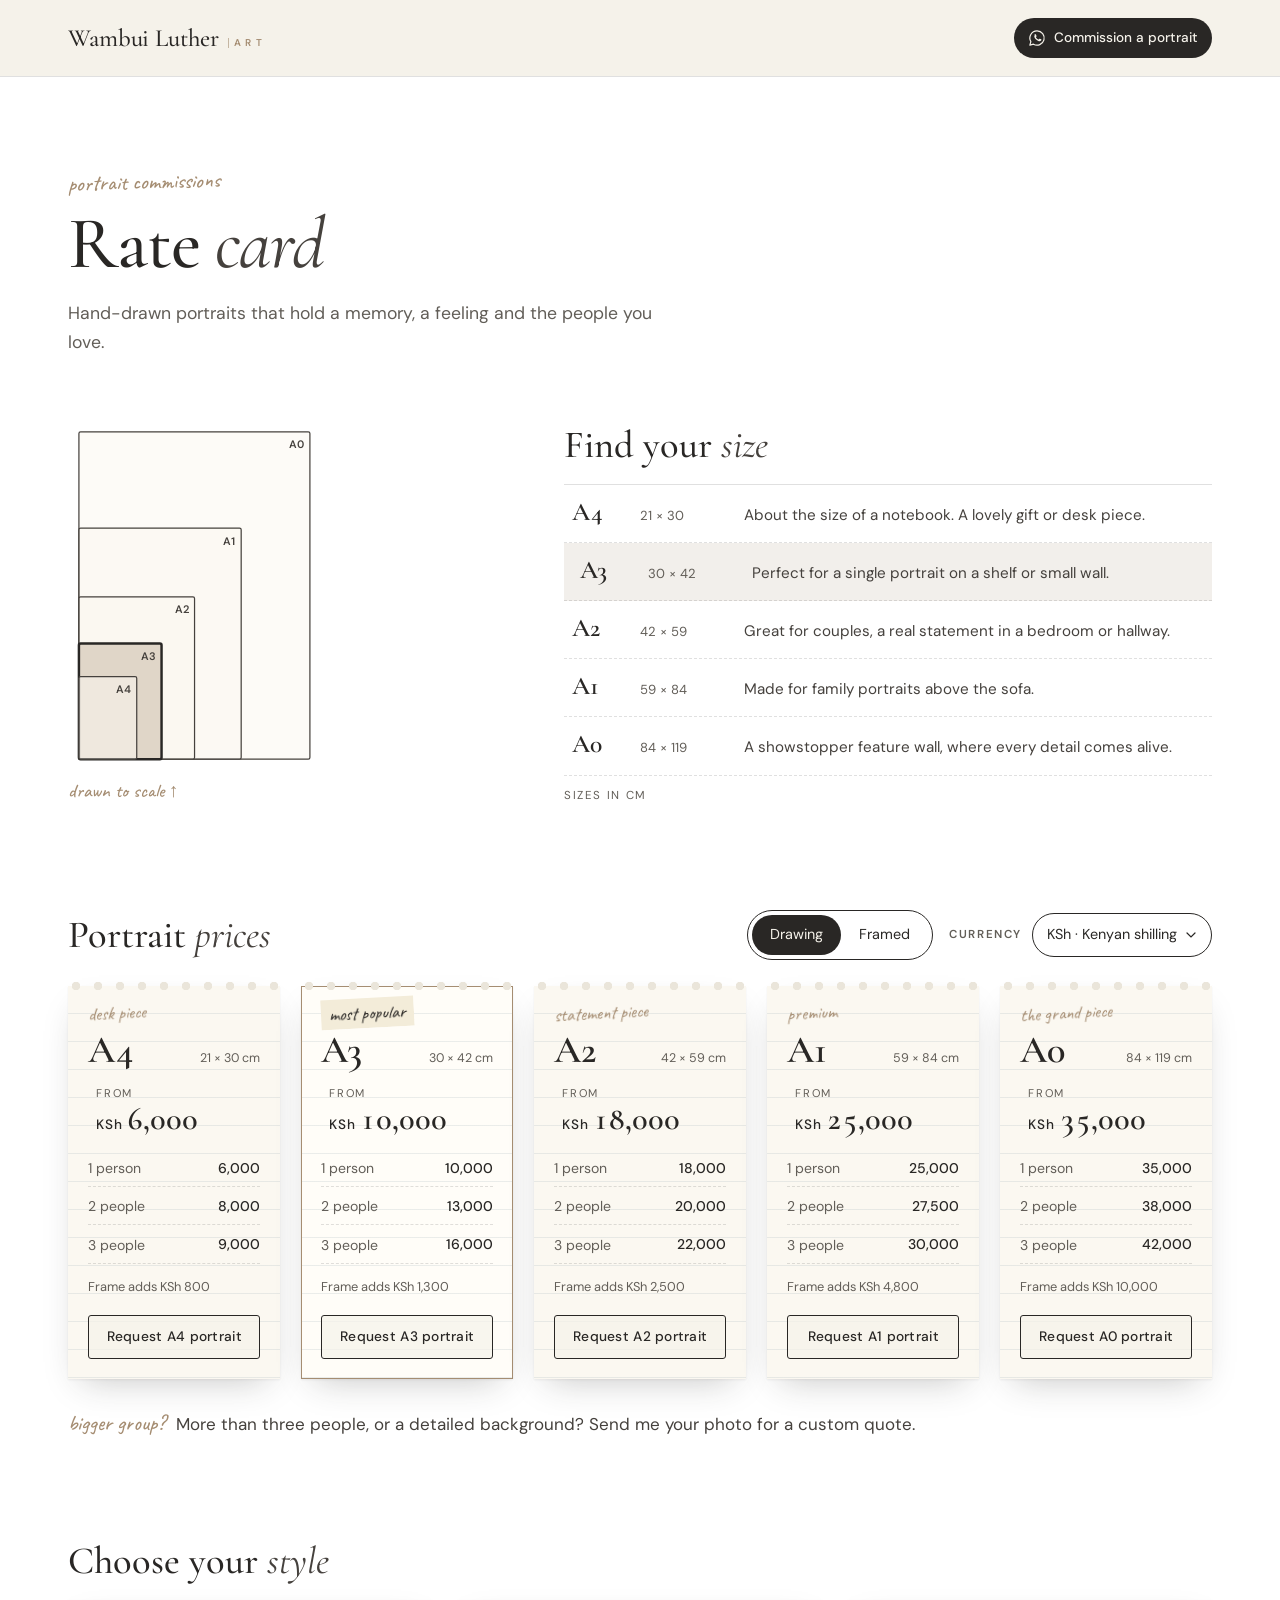
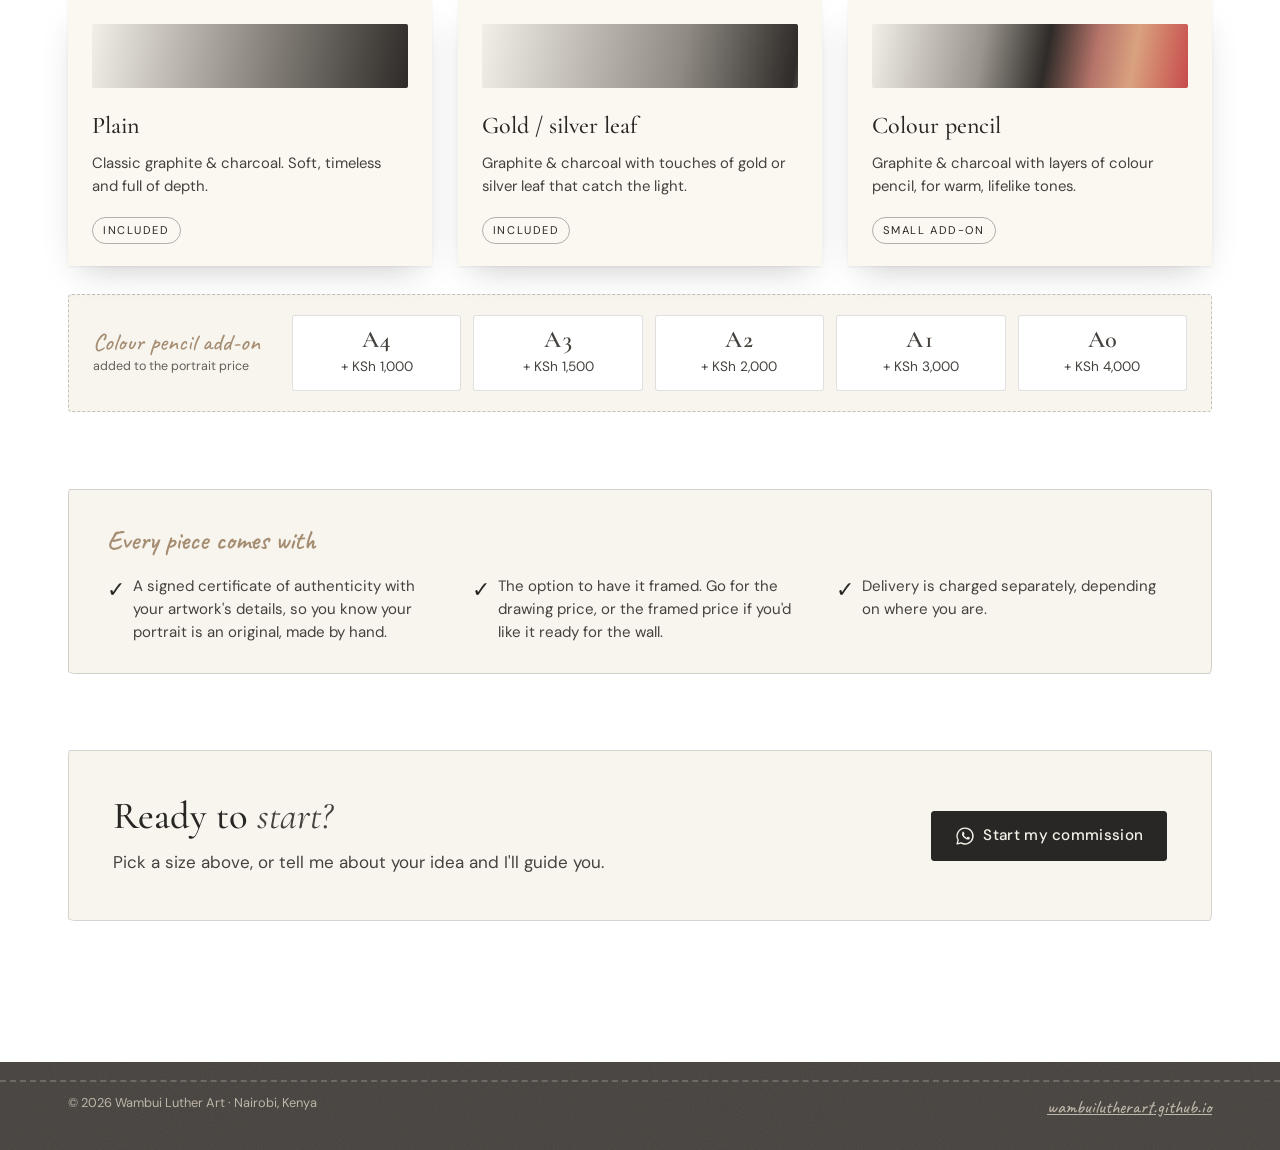
<file: rates.html>
<!DOCTYPE html>
<html lang="en">
<head>
  <meta charset="UTF-8">
  <meta name="viewport" content="width=device-width, initial-scale=1">
  <title>Rate Card | Wambui Luther Art</title>
  <meta name="robots" content="noindex, nofollow">
  <meta name="description" content="Portrait commission rate card for Wambui Luther Art: sizes, prices and styles.">
  <meta name="theme-color" content="#F5F2EA">
  <link rel="icon" href="data:image/svg+xml,%3Csvg xmlns='http://www.w3.org/2000/svg' viewBox='0 0 64 64'%3E%3Crect width='64' height='64' rx='10' fill='%23F5F2EA'/%3E%3Ctext x='32' y='44' text-anchor='middle' font-family='Georgia,serif' font-style='italic' font-size='36' fill='%23292725'%3EW%3C/text%3E%3C/svg%3E">
  <link rel="preconnect" href="https://fonts.googleapis.com">
  <link rel="preconnect" href="https://fonts.gstatic.com" crossorigin>
  <link href="https://fonts.googleapis.com/css2?family=Caveat:wght@400;500;600;700&family=Cormorant+Garamond:ital,wght@0,400;0,500;0,600;1,400;1,500&family=DM+Sans:opsz,wght@9..40,300;9..40,400;9..40,500;9..40,600&display=swap" rel="stylesheet">
  <link rel="stylesheet" href="css/styles.css">
  <link rel="stylesheet" href="css/animations.css">
  <link rel="stylesheet" href="css/responsive.css">
</head>
<body class="ratecard-page">
  <!-- Private rate card: shared on request, not linked from the main site. -->
  <header class="site-header is-scrolled">
    <nav class="nav" aria-label="Rate card">
      <a href="./" class="wordmark" aria-label="Wambui Luther Art, home">
        <span class="wordmark__name">Wambui Luther</span>
        <span class="wordmark__art">ART</span>
      </a>
      <a class="btn-wa" href="./#enquire"><svg width="18" height="18" viewBox="0 0 24 24" aria-hidden="true"><path d="M12 2.5a9.5 9.5 0 0 0-8.2 14.3L2.5 21.5l4.8-1.3A9.5 9.5 0 1 0 12 2.5Z" fill="none" stroke="currentColor" stroke-width="1.6" stroke-linejoin="round"/><path d="M8.6 7.6c.3-.6.6-.6.9-.6h.6c.2 0 .4.1.5.4l.8 1.9c.1.2 0 .5-.1.6l-.6.7c-.1.2-.2.4 0 .6.4.8 1.1 1.6 1.8 2.1.6.4 1.1.6 1.4.7.2.1.4 0 .5-.1l.8-.9c.2-.2.4-.2.6-.1l1.8.9c.2.1.4.3.3.6-.1.7-.6 1.5-1.3 1.7-.8.3-1.9.2-3.4-.5-2.2-1-3.8-3-4.3-4-.6-1-.7-2.3.1-3.2Z" fill="currentColor"/></svg><span>Commission a portrait</span></a>
    </nav>
  </header>

  <main>
    <section class="section commissions paper-white ratecard" aria-labelledby="ratecard-title">
      <div class="container">
        <header class="section-head">
          <p class="hand section-head__kicker">portrait commissions</p>
          <h1 class="section-title" id="ratecard-title">Rate <em>card</em></h1>
          <p class="section-sub">Hand-drawn portraits that hold a memory, a feeling and the people you love.</p>
        </header>

        <!-- Find your size: drawn to scale -->
        <div class="sizes reveal" id="sizes">
          <div class="sizes__scale">
            <svg id="size-scale" viewBox="0 0 132 128" role="img" aria-label="Paper sizes A4 to A0 drawn to scale, nested inside one another"></svg>
            <p class="hand sizes__hint">drawn to scale ↑</p>
          </div>
          <div class="sizes__list">
            <h3 class="sizes__title">Find your <em>size</em></h3>
            <ul id="size-list" class="sizes__items"></ul>
            <p class="sizes__unit">Sizes in cm</p>
          </div>
        </div>

        <!-- Price cards -->
        <div class="price-head reveal">
          <h3 class="sizes__title">Portrait <em>prices</em></h3>
          <div class="finish-toggle" role="group" aria-label="Show prices for">
            <button type="button" class="finish-toggle__btn is-active" data-finish="drawing" aria-pressed="true">Drawing</button>
            <button type="button" class="finish-toggle__btn" data-finish="framed" aria-pressed="false">Framed</button>
          </div>
          <div class="currency-pick">
            <label for="currency-select" class="currency-pick__label">Currency</label>
            <select id="currency-select"></select>
          </div>
        </div>
        <p class="currency-note" id="currency-note" hidden></p>
        <div class="price-cards" id="price-cards"></div>
        <p class="custom-quote reveal"><span class="hand">bigger group?</span> <span id="custom-quote"></span></p>

        <!-- Styles -->
        <h3 class="sizes__title reveal">Choose your <em>style</em></h3>
        <div class="styles" id="styles"></div>
        <p class="addons reveal" id="addons"></p>

        <!-- Included -->
        <div class="includes reveal">
          <h3 class="hand includes__title">Every piece comes with</h3>
          <ul id="includes"></ul>
        </div>

        <div class="ratecard-cta ratecard-cta--end">
          <div class="ratecard-cta__text">
            <h3 class="sizes__title">Ready to <em>start?</em></h3>
            <p>Pick a size above, or tell me about your idea and I'll guide you.</p>
          </div>
          <a class="btn btn--wa ratecard-cta__btn" href="./#enquire"><svg width="20" height="20" viewBox="0 0 24 24" aria-hidden="true"><path d="M12 2.5a9.5 9.5 0 0 0-8.2 14.3L2.5 21.5l4.8-1.3A9.5 9.5 0 1 0 12 2.5Z" fill="none" stroke="currentColor" stroke-width="1.6" stroke-linejoin="round"/><path d="M8.6 7.6c.3-.6.6-.6.9-.6h.6c.2 0 .4.1.5.4l.8 1.9c.1.2 0 .5-.1.6l-.6.7c-.1.2-.2.4 0 .6.4.8 1.1 1.6 1.8 2.1.6.4 1.1.6 1.4.7.2.1.4 0 .5-.1l.8-.9c.2-.2.4-.2.6-.1l1.8.9c.2.1.4.3.3.6-.1.7-.6 1.5-1.3 1.7-.8.3-1.9.2-3.4-.5-2.2-1-3.8-3-4.3-4-.6-1-.7-2.3.1-3.2Z" fill="currentColor"/></svg> Start my commission</a>
        </div>
      </div>
    </section>
  </main>

  <footer class="footer">
    <div class="container footer__base">
      <p>© <span id="year">2026</span> Wambui Luther Art · Nairobi, Kenya</p>
      <p class="hand"><a href="./">wambuilutherart.github.io</a></p>
    </div>
  </footer>

  <script src="js/config.js"></script>
  <script src="js/commissions.js"></script>
  <script>document.getElementById("year").textContent = new Date().getFullYear();</script>
</body>
</html>
</file>
<file: css/styles.css>
/* =====================================================================
   WAMBUI LUTHER ART — core styles
   ===================================================================== */

:root {
  --ivory: #F5F2EA;
  --graphite: #292725;
  --pencil: #77736D;
  --beige: #EAE5DA;
  --grid: #DCE0DF;
  --brown: #A58D72;
  --charcoal: #45413D;

  --pencil-text: #625E58;       /* pencil grey darkened for AA contrast on ivory */
  --line: rgba(41, 39, 37, .14);
  --grid-line: rgba(140, 160, 170, .22);
  --grid-line-major: rgba(140, 160, 170, .32);

  --f-serif: "Cormorant Garamond", "Iowan Old Style", Georgia, serif;
  --f-sans: "DM Sans", system-ui, -apple-system, "Segoe UI", sans-serif;
  --f-hand: "Caveat", "Bradley Hand", "Segoe Print", cursive;

  --container: 1240px;
  --gutter: clamp(16px, 4vw, 48px);
  --nav-h: 76px;
  --radius: 3px;
  --ease: cubic-bezier(.22, .8, .24, 1);
  --shadow-paper: 0 1px 1px rgba(41,39,37,.05), 0 10px 30px -12px rgba(41,39,37,.25);
}

*, *::before, *::after { box-sizing: border-box; }

html {
  scroll-behavior: smooth;
  -webkit-text-size-adjust: 100%;
}

body {
  margin: 0;
  background: var(--ivory);
  color: var(--graphite);
  font-family: var(--f-sans);
  font-size: 1.0625rem;
  line-height: 1.65;
  -webkit-font-smoothing: antialiased;
  overflow-x: hidden;
}

img, svg { display: block; max-width: 100%; }
img { height: auto; }
a { color: inherit; }
button, input, select, textarea { font: inherit; color: inherit; }
button { cursor: pointer; }

:focus-visible {
  outline: 2px dashed var(--graphite);
  outline-offset: 4px;
  border-radius: 2px;
}

.sr-only {
  position: absolute !important; width: 1px; height: 1px; padding: 0; margin: -1px;
  overflow: hidden; clip: rect(0 0 0 0); white-space: nowrap; border: 0;
}

.skip-link {
  position: fixed; left: 16px; top: -60px; z-index: 1000;
  background: var(--graphite); color: var(--ivory); padding: 10px 16px; text-decoration: none;
  transition: top .2s;
}
.skip-link:focus { top: 16px; }

section[id] { scroll-margin-top: calc(var(--nav-h) - 1px); }
#enquire { scroll-margin-top: var(--nav-h); }

.container {
  width: 100%;
  max-width: var(--container);
  margin-inline: auto;
  padding-inline: var(--gutter);
}

.hand { font-family: var(--f-hand); font-weight: 500; }

/* ---------- Paper treatments ---------- */
.paper-grid {
  background-color: var(--ivory);
  background-image:
    linear-gradient(var(--grid-line-major) 1px, transparent 1px),
    linear-gradient(90deg, var(--grid-line-major) 1px, transparent 1px),
    linear-gradient(var(--grid-line) 1px, transparent 1px),
    linear-gradient(90deg, var(--grid-line) 1px, transparent 1px);
  background-size: 120px 120px, 120px 120px, 24px 24px, 24px 24px;
  background-position: -1px -1px;
}
.paper-ivory { background: var(--ivory); }
.paper-beige { background: var(--beige); }
.paper-dots {
  background-color: #F2EEE5;
  background-image: radial-gradient(rgba(119,115,109,.28) 1px, transparent 1.3px);
  background-size: 22px 22px;
}
.textured { position: relative; isolation: isolate; }
.textured::before {
  content: ""; position: absolute; inset: 0; z-index: -1; pointer-events: none;
  background: url("../assets/textures/paper-grain.svg");
  opacity: .5; mix-blend-mode: multiply;
}

/* ---------- Buttons ---------- */
.btn {
  --bg: transparent; --fg: var(--graphite);
  position: relative;
  display: inline-flex; align-items: center; justify-content: center; gap: .55em;
  min-height: 48px; padding: .75em 1.5em;
  border: 1.5px solid var(--graphite); border-radius: var(--radius);
  background: var(--bg); color: var(--fg);
  font-family: var(--f-sans); font-weight: 500; font-size: .95rem; letter-spacing: .02em;
  text-decoration: none; cursor: pointer;
  transition: transform .35s var(--ease), box-shadow .35s var(--ease), background .3s, color .3s;
}
.btn:hover { transform: translate(-2px, -2px); box-shadow: 4px 4px 0 var(--graphite); }
.btn:active { transform: translate(0, 0); box-shadow: 0 0 0 var(--graphite); }
.btn--dark { --bg: var(--graphite); --fg: var(--ivory); }
.btn--dark:hover { box-shadow: 4px 4px 0 var(--brown); }
.btn--line { --bg: rgba(245,242,234,.7); }
.btn--wa { --bg: var(--graphite); --fg: var(--ivory); }
.btn--wa:hover { box-shadow: 4px 4px 0 var(--brown); }
.btn--sm { min-height: 40px; padding: .5em 1.1em; font-size: .88rem; }

.link-btn {
  background: none; border: 0; padding: 0; text-decoration: underline; text-underline-offset: 3px;
  font-size: .85rem; color: var(--charcoal);
}

.placeholder-flag {
  display: inline-flex; align-items: center; gap: .5em;
  margin: .75rem 0 0; padding: .25em .7em;
  font-size: .72rem; letter-spacing: .12em; text-transform: uppercase;
  color: var(--charcoal); background: rgba(165,141,114,.16);
  border: 1px dashed rgba(165,141,114,.8); border-radius: 2px;
}
.placeholder-flag::before { content: "✎"; letter-spacing: 0; }

.tape {
  position: absolute; width: 96px; height: 28px; z-index: 3;
  background: rgba(234, 222, 200, .78);
  box-shadow: 0 1px 2px rgba(0,0,0,.08);
  clip-path: polygon(2% 10%, 98% 0, 100% 90%, 0 100%);
}
.tape--tl { top: -10px; left: -22px; transform: rotate(-32deg); }
.tape--br { bottom: -8px; right: -22px; transform: rotate(-28deg); }
.tape--top { top: -14px; left: 50%; transform: translateX(-50%) rotate(-2deg); }

/* ---------- Header / navigation ---------- */
.site-header {
  position: sticky; top: 0; z-index: 100;
  background: rgba(245, 242, 234, 0);
  transition: background .4s, box-shadow .4s, backdrop-filter .4s;
}
.site-header.is-scrolled {
  background: rgba(245, 242, 234, .9);
  backdrop-filter: blur(8px) saturate(1.1);
  -webkit-backdrop-filter: blur(8px) saturate(1.1);
  box-shadow: 0 1px 0 var(--line);
}
.nav {
  max-width: var(--container); margin-inline: auto; padding-inline: var(--gutter);
  height: var(--nav-h);
  display: flex; align-items: center; gap: 28px;
}
.wordmark {
  display: inline-flex; align-items: baseline; gap: .55em;
  text-decoration: none; margin-right: auto; line-height: 1;
}
.wordmark__name {
  font-family: var(--f-serif); font-weight: 500; font-size: 1.55rem; letter-spacing: -.005em;
}
.wordmark__art {
  font-family: var(--f-sans); font-size: .62rem; font-weight: 600; letter-spacing: .42em;
  color: var(--brown); padding-left: .55em; border-left: 1px solid rgba(165,141,114,.6);
}
.nav__links {
  position: relative;
  display: flex; gap: 4px; list-style: none; margin: 0; padding: 0;
}
.nav__link {
  display: block; padding: 10px 12px;
  font-size: .9rem; letter-spacing: .02em; text-decoration: none; color: var(--charcoal);
  transition: color .25s;
}
.nav__link:hover, .nav__link.is-active { color: var(--graphite); }
.nav__link:hover { text-decoration: underline wavy rgba(165,141,114,.6) 1px; text-underline-offset: 6px; }
.nav__link.is-active:hover { text-decoration: none; }
.nav__indicator {
  position: absolute; left: 0; bottom: 0; height: 12px; width: 60px;
  pointer-events: none; opacity: 0;
  transition: transform .55s var(--ease), width .55s var(--ease), opacity .3s;
}
.nav__indicator svg { width: 100%; height: 100%; overflow: visible; }
.nav__indicator path {
  fill: none; stroke: var(--graphite); stroke-width: 2; stroke-linecap: round;
  vector-effect: non-scaling-stroke;
  stroke-dasharray: 120; stroke-dashoffset: 0;
}
.nav__indicator.is-redraw path { animation: draw-line .6s var(--ease) both; }

.btn-wa {
  display: inline-flex; align-items: center; gap: 8px;
  padding: 8px 14px; min-height: 40px; border-radius: 40px;
  background: var(--graphite); color: var(--ivory);
  font-size: .85rem; font-weight: 500; text-decoration: none;
  transition: transform .3s var(--ease), background .3s;
}
.btn-wa:hover { transform: rotate(-2deg) scale(1.04); background: var(--charcoal); }

.nav__toggle {
  display: none; position: relative; width: 44px; height: 44px; border: 0; background: none; padding: 0;
}
.nav__toggle span {
  position: absolute; left: 10px; width: 24px; height: 1.8px; background: var(--graphite); border-radius: 2px;
  transition: transform .35s var(--ease), opacity .25s, width .3s;
}
.nav__toggle span:nth-child(1) { top: 15px; transform: rotate(-2deg); }
.nav__toggle span:nth-child(2) { top: 21px; width: 18px; }
.nav__toggle span:nth-child(3) { top: 27px; transform: rotate(1.5deg); }
.nav__toggle[aria-expanded="true"] span:nth-child(1) { transform: translateY(6px) rotate(45deg); }
.nav__toggle[aria-expanded="true"] span:nth-child(2) { opacity: 0; }
.nav__toggle[aria-expanded="true"] span:nth-child(3) { transform: translateY(-6px) rotate(-45deg); }

.mobile-menu {
  position: fixed; inset: 0; z-index: 90;
  padding: calc(var(--nav-h) + 24px) var(--gutter) 32px;
  overflow-y: auto;
  background-color: var(--ivory);
  background-image:
    linear-gradient(90deg, transparent 52px, rgba(165,141,114,.5) 52px, rgba(165,141,114,.5) 53px, transparent 53px),
    repeating-linear-gradient(transparent 0 43px, var(--grid-line-major) 43px 44px);
}
.mobile-menu__title {
  font-family: var(--f-hand); font-size: 1.6rem; margin: 0 0 12px 48px; color: var(--pencil-text);
}
.mobile-menu__list { list-style: none; margin: 0; padding: 0 0 0 48px; counter-reset: idx; }
.mobile-menu__list li { counter-increment: idx; }
.mobile-menu__list a {
  display: flex; align-items: baseline; gap: 12px;
  padding: 10px 0; text-decoration: none;
  font-family: var(--f-serif); font-size: 2.1rem; line-height: 1.1;
}
.mobile-menu__list a::before {
  content: "0" counter(idx); font-family: var(--f-sans); font-size: .75rem; color: var(--brown); letter-spacing: .1em;
}
.mobile-menu__list i { flex: 1; border-bottom: 2px dotted rgba(119,115,109,.45); transform: translateY(-6px); }
.mobile-menu__list em { font-family: var(--f-hand); font-style: normal; font-size: 1.2rem; color: var(--pencil-text); }
.mobile-menu__cta { margin: 28px 0 0 48px; }
.mobile-menu__note { margin: 18px 0 0 48px; font-family: var(--f-hand); font-size: 1.2rem; color: var(--pencil-text); }

/* ---------- Scroll progress ---------- */
.scroll-progress {
  position: fixed; top: 0; left: 0; right: 0; height: 3px; z-index: 200; pointer-events: none;
}
.scroll-progress__line {
  display: block; height: 100%; width: 100%;
  background: linear-gradient(90deg, var(--charcoal), var(--graphite));
  transform-origin: left; transform: scaleX(0);
  border-radius: 0 3px 3px 0;
}

/* ---------- Section scaffolding ---------- */
.section { position: relative; padding-block: clamp(80px, 11vw, 150px); }

.section-head { max-width: 680px; margin-bottom: clamp(36px, 5vw, 64px); }
.section-head--center { margin-inline: auto; text-align: center; }
.section-head__kicker { display: block; width: fit-content; margin: 0 0 6px; font-size: 1.35rem; color: var(--brown); transform: rotate(-1.5deg); transform-origin: left; }
.section-head--center .section-head__kicker { margin-inline: auto; transform-origin: center; }
.section-title {
  position: relative; display: inline-block;
  margin: 0; font-family: var(--f-serif); font-weight: 500;
  font-size: clamp(2.6rem, 6vw, 4.6rem); line-height: 1; letter-spacing: -.015em;
}
.section-title em { font-style: italic; font-weight: 400; color: var(--charcoal); }
.section-title--sm { font-size: clamp(2rem, 4vw, 3rem); }
.section-title--xl { font-size: clamp(3rem, 8vw, 6rem); }
.section-sub { margin: 18px 0 0; font-size: 1.1rem; color: var(--pencil-text); max-width: 52ch; }
.section-head--center .section-sub { margin-inline: auto; }

.underline-sketch {
  position: absolute; left: 0; bottom: -14px; width: 70%; height: 18px; overflow: visible;
}
.underline-sketch path {
  fill: none; stroke: var(--brown); stroke-width: 2.2; stroke-linecap: round; vector-effect: non-scaling-stroke;
}

/* ---------- HERO ---------- */
.hero {
  position: relative;
  min-height: calc(100vh - var(--nav-h));
  min-height: calc(100svh - var(--nav-h));
  margin-top: calc(var(--nav-h) * -1);
  padding: calc(var(--nav-h) + 40px) 0 110px;
  display: flex; align-items: center;
  overflow: hidden;
}
.hero__trail {
  position: absolute; inset: 0; width: 100%; height: 100%; pointer-events: none; z-index: 0;
}
.hero__trail path {
  fill: none; stroke: var(--charcoal); stroke-width: 1.4; stroke-linecap: round; opacity: .45;
  vector-effect: non-scaling-stroke;
}
.hero__trail .draw--faint { opacity: .25; stroke-dasharray: 4 8; }
.hero__sketch-canvas { position: absolute; inset: 0; width: 100%; height: 100%; pointer-events: none; z-index: 1; }

.hero__inner {
  position: relative; z-index: 2;
  display: grid; grid-template-columns: 1.08fr .92fr; gap: clamp(32px, 6vw, 96px); align-items: center;
}
.hero__hello { margin: 0 0 6px; font-size: 1.6rem; color: var(--brown); transform: rotate(-2deg); transform-origin: left; }
.hero__brand { margin: 0; line-height: .9; }
.hero__name {
  display: block;
  font-family: var(--f-serif); font-weight: 500;
  font-size: clamp(3.6rem, 8.6vw, 7.4rem); letter-spacing: -.025em;
}
.hero__art {
  display: inline-flex; align-items: center; gap: 14px; margin-top: 12px;
  font-family: var(--f-sans); font-size: .85rem; font-weight: 600; letter-spacing: .6em; color: var(--brown);
}
.hero__art::before { content: ""; width: 48px; height: 1px; background: var(--brown); }

.hero__headline {
  margin: 28px 0 0; max-width: 18ch;
  font-family: var(--f-serif); font-style: italic; font-weight: 400;
  font-size: clamp(1.7rem, 3.2vw, 2.5rem); line-height: 1.15; color: var(--charcoal);
}
.word { display: inline-block; position: relative; }
.word--circled { padding-inline: .15em; }
.scribble-circle {
  position: absolute; left: -.3em; top: -.25em; width: calc(100% + .6em); height: calc(100% + .45em);
  color: var(--brown); overflow: visible; pointer-events: none;
}
.hero__intro { margin: 22px 0 0; max-width: 46ch; color: var(--charcoal); font-size: 1.08rem; }
.hero__specs {
  display: flex; flex-wrap: wrap; gap: 8px 10px; list-style: none; margin: 24px 0 0; padding: 0;
}
.hero__specs li {
  padding: 4px 12px; font-size: .82rem; letter-spacing: .04em; color: var(--charcoal);
  border: 1px solid rgba(41,39,37,.25); border-radius: 40px; background: rgba(245,242,234,.7);
  transition: transform .3s var(--ease), background .3s;
}
.hero__specs li:hover { transform: rotate(-2deg); background: var(--beige); }
.hero__ctas { display: flex; flex-wrap: wrap; gap: 14px; margin-top: 34px; }

.hero__visual { position: relative; justify-self: center; width: min(100%, 440px); }
.hero__frame {
  position: relative; margin: 0;
  padding: 14px; background: #fbf9f4; box-shadow: var(--shadow-paper);
  rotate: 2.2deg;
}
.hero__frame img { width: 100%; aspect-ratio: 9 / 11; object-fit: cover; }
.hero__frame-sketch {
  position: absolute; inset: -14px; width: calc(100% + 28px); height: calc(100% + 28px);
  overflow: visible; pointer-events: none;
}
.hero__frame-sketch path { fill: none; stroke: var(--graphite); stroke-width: 1.6; stroke-linecap: round; vector-effect: non-scaling-stroke; opacity: .75; }

.hero__note { position: absolute; margin: 0; font-size: 1.45rem; line-height: 1.05; color: var(--charcoal); pointer-events: none; }
.hero__note small { font-size: .95rem; color: var(--pencil-text); }
.hero__note--a { left: -150px; top: 22%; transform: rotate(-8deg); text-align: right; }
.hero__note-arrow { width: 90px; height: 45px; margin: 4px 0 0 auto; color: var(--charcoal); transform: rotate(12deg); }
.hero__note--b { right: -40px; top: -42px; transform: rotate(6deg); font-size: 1.25rem; color: var(--brown); }

.hero__desk {
  position: absolute; left: -66%; top: 76%; width: 100%; height: auto;
  overflow: visible; pointer-events: none; z-index: 2;
}
.hero__connector { fill: none; stroke: var(--charcoal); stroke-width: 1.6; stroke-linecap: round; stroke-linejoin: round; opacity: .75; }
.hero__scribble { fill: none; stroke: var(--charcoal); stroke-width: 1.3; stroke-linecap: round; stroke-linejoin: round; opacity: .45; }
.hero__pencil { filter: drop-shadow(0 6px 6px rgba(41,39,37,.16)); }

.scroll-cue {
  position: absolute; left: 50%; bottom: 22px; transform: translateX(-50%); z-index: 3;
  display: flex; flex-direction: column; align-items: center; gap: 2px;
  text-decoration: none; color: var(--pencil-text);
}
.scroll-cue .hand { font-size: 1.15rem; }
.scroll-cue svg { width: 18px; height: 44px; }
.scroll-cue path { fill: none; stroke: currentColor; stroke-width: 1.6; stroke-linecap: round; stroke-linejoin: round; }

/* ---------- GALLERY ---------- */
.filters {
  display: flex; flex-wrap: wrap; gap: 6px 4px; margin-bottom: 40px;
}
.filter {
  position: relative; padding: 10px 16px; min-height: 44px;
  background: none; border: 0; border-radius: 30px;
  font-size: .92rem; color: var(--pencil-text); letter-spacing: .02em;
  transition: color .3s;
}
.filter:hover { color: var(--graphite); }
.filter.is-active { color: var(--graphite); font-weight: 500; }
.filter__count { font-family: var(--f-hand); font-size: 1rem; color: var(--brown); margin-left: 4px; }
.filter__circle {
  position: absolute; inset: -2px -4px; width: calc(100% + 8px); height: calc(100% + 4px);
  color: var(--graphite); pointer-events: none; overflow: visible;
}
.filter__circle path { --len: 101; stroke-dasharray: 100 120; stroke-dashoffset: 101; }
.filter:not(.is-active) .filter__circle { opacity: 0; }
.filter.is-active .filter__circle path { animation: draw-line .7s var(--ease) forwards; }

.gallery {
  display: grid;
  grid-template-columns: repeat(12, 1fr);
  grid-auto-rows: 12px;
  grid-auto-flow: dense;
  gap: 0 clamp(16px, 2.4vw, 32px);
}
.art {
  position: relative; grid-column: span 3;
  margin: 0 0 clamp(28px, 3vw, 44px);
}
.art--large { grid-column: span 6; }
.art--wide  { grid-column: span 6; }
.art--tall  { grid-column: span 3; }
.art.is-hidden { display: none; }

.art__button {
  display: block; width: 100%; padding: 0; border: 0; background: none; text-align: left; cursor: pointer;
}
.art__media {
  position: relative; overflow: hidden; background: #fbf9f4;
  padding: 10px; box-shadow: var(--shadow-paper);
  transition: transform .5s var(--ease), box-shadow .5s var(--ease);
}
.art:nth-child(3n) .art__media { transform: rotate(-.6deg); }
.art:nth-child(4n+1) .art__media { transform: rotate(.5deg); }
.art__media img {
  width: 100%; height: auto; transition: transform .9s var(--ease), filter .6s;
  filter: grayscale(.15) contrast(.98);
}
.art__button:hover .art__media,
.art__button:focus-visible .art__media { transform: rotate(0) translateY(-6px); box-shadow: 0 2px 2px rgba(41,39,37,.06), 0 24px 40px -18px rgba(41,39,37,.4); }
.art__button:hover img, .art__button:focus-visible img { transform: scale(1.045); filter: none; }

.art__reveal {
  position: absolute; left: 10px; right: 10px; bottom: 10px;
  padding: 40px 18px 16px;
  background: linear-gradient(to top, rgba(41,39,37,.82), rgba(41,39,37,0));
  color: var(--ivory);
  opacity: 0; transform: translateY(10px);
  transition: opacity .45s var(--ease), transform .45s var(--ease);
}
.art__button:hover .art__reveal, .art__button:focus-visible .art__reveal { opacity: 1; transform: none; }
.art__reveal-title { display: block; font-family: var(--f-serif); font-size: 1.45rem; line-height: 1.1; }
.art__reveal-cta { font-family: var(--f-hand); font-size: 1.1rem; opacity: .85; }

.art__caption { display: flex; justify-content: space-between; align-items: baseline; gap: 10px; padding: 14px 4px 0; }
.art__title { margin: 0; font-family: var(--f-serif); font-weight: 500; font-size: 1.3rem; line-height: 1.15; }
.art__meta { margin: 2px 0 0; font-size: .78rem; letter-spacing: .08em; text-transform: uppercase; color: var(--pencil-text); }
.art__year { font-family: var(--f-hand); font-size: 1.2rem; color: var(--brown); white-space: nowrap; }
.art__desc { margin: 6px 4px 0; font-size: .9rem; color: var(--pencil-text); line-height: 1.5; }

.art__note {
  position: absolute; z-index: 4; top: -18px; right: 14px;
  margin: 0; padding: 2px 10px;
  font-family: var(--f-hand); font-size: 1.25rem; color: var(--charcoal);
  background: #f3ecd9; box-shadow: 0 2px 6px rgba(0,0,0,.08);
  transform: rotate(3deg); pointer-events: none;
}
.art:nth-child(even) .art__note { right: auto; left: 14px; transform: rotate(-4deg); }
.art__featured {
  position: absolute; z-index: 4; top: 18px; left: 18px;
  font-size: .66rem; letter-spacing: .16em; text-transform: uppercase;
  background: var(--ivory); color: var(--graphite); padding: 4px 8px; pointer-events: none;
}

/* ---------- LIGHTBOX ---------- */
.lightbox { position: fixed; inset: 0; z-index: 500; display: grid; place-items: center; padding: 24px; }
.lightbox[hidden] { display: none; }
.lightbox__backdrop { position: absolute; inset: 0; background: rgba(32, 30, 28, .86); backdrop-filter: blur(4px); }
.lightbox__sheet {
  position: relative; width: min(1180px, 100%); max-height: calc(100vh - 48px); max-height: calc(100dvh - 48px);
  background-color: var(--ivory);
  background-image: url("../assets/textures/paper-grain.svg");
  box-shadow: 0 30px 80px -20px rgba(0,0,0,.6);
  padding: clamp(18px, 3vw, 40px);
  display: flex; overflow: auto;
}
.lightbox__sheet::before {
  content: ""; position: absolute; left: 0; top: 0; bottom: 0; width: 14px;
  background: repeating-linear-gradient(transparent 0 16px, rgba(41,39,37,.25) 16px 22px);
  opacity: .5;
}
.lightbox__figure {
  margin: 0; width: 100%;
  display: grid; grid-template-columns: minmax(0, 1.6fr) minmax(240px, 1fr); gap: clamp(20px, 3vw, 44px); align-items: center;
}
.lightbox__frame { display: grid; place-items: center; min-height: 0; }
.lightbox__frame img {
  max-height: calc(100vh - 140px); max-height: calc(100dvh - 140px); width: auto; max-width: 100%;
  background: #fff; padding: 10px; box-shadow: var(--shadow-paper);
}
.lightbox__count { margin: 0; font-size: 1.2rem; color: var(--brown); }
.lightbox__title { margin: 4px 0 18px; font-family: var(--f-serif); font-weight: 500; font-size: clamp(2rem, 3.4vw, 2.8rem); line-height: 1.05; }
.lightbox__meta { margin: 0 0 18px; display: grid; gap: 8px; }
.lightbox__meta div { display: flex; gap: 12px; border-bottom: 1px dashed var(--line); padding-bottom: 8px; }
.lightbox__meta dt { width: 84px; flex-shrink: 0; font-size: .72rem; letter-spacing: .14em; text-transform: uppercase; color: var(--pencil-text); padding-top: 3px; }
.lightbox__meta dd { margin: 0; }
.lightbox__desc { margin: 0 0 12px; color: var(--charcoal); }
.lightbox__note { margin: 0 0 22px; font-size: 1.35rem; color: var(--brown); transform: rotate(-1.5deg); }
.lightbox__note:empty { display: none; }
.lightbox__keys { margin: 18px 0 0; font-size: .78rem; color: var(--pencil-text); letter-spacing: .04em; }
.lightbox__btn {
  position: absolute; z-index: 2; display: grid; place-items: center;
  width: 48px; height: 48px; border-radius: 50%;
  border: 1.5px solid var(--graphite); background: var(--ivory); color: var(--graphite);
  transition: transform .3s var(--ease), background .3s, color .3s;
}
.lightbox__btn:hover { background: var(--graphite); color: var(--ivory); transform: rotate(-6deg) scale(1.06); }
.lightbox__close { top: 14px; right: 14px; }
.lightbox__nav { top: 50%; transform: translateY(-50%); }
.lightbox__nav:hover { transform: translateY(-50%) scale(1.06); }
.lightbox__nav--prev { left: 14px; }
.lightbox__nav--next { right: 14px; }
body.lb-open { overflow: hidden; }

/* ---------- ABOUT ---------- */
.about__inner { display: grid; grid-template-columns: .85fr 1.15fr; gap: clamp(36px, 6vw, 90px); align-items: start; }
.about__photo {
  position: sticky; top: calc(var(--nav-h) + 30px);
  margin: 0; padding: 14px 14px 56px; background: #fdfbf6; box-shadow: var(--shadow-paper);
  rotate: -2.5deg;
}
.about__photo img { width: 100%; aspect-ratio: 4/5; object-fit: cover; }
.about__photo figcaption { position: absolute; left: 0; right: 0; bottom: 12px; text-align: center; font-size: 1.35rem; color: var(--charcoal); }

.about__note {
  position: relative;
  padding: clamp(28px, 4vw, 56px) clamp(22px, 4vw, 56px) clamp(28px, 4vw, 48px) clamp(44px, 6vw, 84px);
  background-color: #fbf8f1;
  background-image:
    linear-gradient(90deg, transparent calc(clamp(44px, 6vw, 84px) - 18px), rgba(165,141,114,.55) calc(clamp(44px, 6vw, 84px) - 18px), rgba(165,141,114,.55) calc(clamp(44px, 6vw, 84px) - 17px), transparent calc(clamp(44px, 6vw, 84px) - 17px)),
    repeating-linear-gradient(transparent 0 31px, rgba(140,160,170,.28) 31px 32px);
  background-position: 0 0, 0 18px;
  box-shadow: var(--shadow-paper);
}
.about__note::after {
  content: ""; position: absolute; inset: 10px; border: 1.3px solid rgba(41,39,37,.18); pointer-events: none;
  border-radius: 2px 6px 3px 8px / 6px 2px 8px 3px;
}
.about__bio { margin-top: 30px; }
.about__bio p { margin: 0 0 1.1em; font-size: 1.08rem; color: var(--charcoal); line-height: 1.85; }
.about__bio p:first-child::first-letter {
  float: left; font-family: var(--f-serif); font-size: 4.2rem; line-height: .8; padding: 6px 10px 0 0; color: var(--graphite);
}
.about__lists { display: grid; grid-template-columns: repeat(3, 1fr); gap: 24px; margin: 32px 0; }
.about__lists h3 { margin: 0 0 6px; font-size: 1.45rem; line-height: 1.1; color: var(--brown); }
.about__lists ul { list-style: none; margin: 0; padding: 0; }
.about__lists li { position: relative; padding-left: 20px; font-size: .94rem; color: var(--charcoal); line-height: 1.7; }
.about__lists li::before { content: "~"; position: absolute; left: 2px; top: -1px; font-family: var(--f-hand); font-size: 1.3rem; color: var(--pencil); }
.about__philosophy {
  margin: 0 0 20px; padding: 18px 24px; border-left: 3px solid var(--graphite); background: rgba(234,229,218,.6);
}
.about__philosophy p { margin: 0; font-family: var(--f-serif); font-style: italic; font-size: 1.45rem; line-height: 1.35; }
.about__philosophy footer { margin-top: 6px; font-size: 1.15rem; color: var(--pencil-text); }
.about__inspiration { margin: 0; color: var(--charcoal); }
.about__inspiration strong { font-size: 1.3rem; font-weight: 600; color: var(--brown); }
.about__signature { width: 220px; margin: 28px 0 0 auto; opacity: .85; }

/* ---------- PROCESS ---------- */
.timeline { position: relative; }
.timeline__line { position: absolute; pointer-events: none; overflow: visible; }
.timeline__line--h { left: 0; right: 0; top: 34px; width: 100%; height: 80px; }
.timeline__line--v { display: none; }
.timeline__path { fill: none; stroke: var(--charcoal); stroke-width: 2; stroke-linecap: round; vector-effect: non-scaling-stroke; opacity: .7; }
.timeline__list {
  position: relative; list-style: none; margin: 0; padding: 0;
  display: grid; grid-template-columns: repeat(5, 1fr); gap: clamp(14px, 2vw, 28px);
}
.stage { position: relative; padding-top: 4px; text-align: center; }
.stage__num {
  position: relative; display: grid; place-items: center;
  width: 64px; height: 60px; margin: 14px auto 22px;
  font-family: var(--f-serif); font-size: 1.7rem; font-weight: 500;
  background: #F2EEE5; border-radius: 50%;
}
.stage__num svg { position: absolute; inset: -4px; width: calc(100% + 8px); height: calc(100% + 8px); color: var(--graphite); overflow: visible; }
.stage__num svg path { stroke-dasharray: 360; stroke-dashoffset: 360; transition: stroke-dashoffset 1s var(--ease) .2s; }
.stage.is-visible .stage__num svg path { stroke-dashoffset: 0; }
.stage__card {
  background: #fdfbf6; padding: 10px 10px 18px; box-shadow: var(--shadow-paper);
  transition: transform .5s var(--ease);
}
.stage:nth-child(odd) .stage__card { transform: rotate(-1.2deg); }
.stage:nth-child(even) .stage__card { transform: rotate(1deg) translateY(18px); }
.stage__card:hover { transform: rotate(0) translateY(-6px) !important; }
.stage__card img { width: 100%; aspect-ratio: 4/3; object-fit: cover; }
.stage__title { margin: 14px 0 6px; font-family: var(--f-serif); font-weight: 500; font-size: 1.32rem; line-height: 1.1; }
.stage__text { margin: 0 4px; font-size: .88rem; color: var(--pencil-text); line-height: 1.55; }
.stage__note { margin: 10px 0 0; font-family: var(--f-hand); font-size: 1.25rem; color: var(--brown); transform: rotate(-3deg); }

/* ---------- COMMISSIONS ---------- */
.rate-cards { display: grid; grid-template-columns: repeat(3, 1fr); gap: clamp(18px, 2.4vw, 32px); }
.rate {
  position: relative; display: flex; flex-direction: column;
  padding: 30px 28px 26px;
  background-color: #fbf8f1;
  background-image: repeating-linear-gradient(transparent 0 27px, rgba(140,160,170,.18) 27px 28px);
  box-shadow: var(--shadow-paper);
  transition: transform .5s var(--ease), box-shadow .5s var(--ease);
  transform-style: preserve-3d;
  will-change: transform;
}
.rate::before {
  /* perforated top edge like a torn notebook page */
  content: ""; position: absolute; left: 0; right: 0; top: -6px; height: 12px;
  background: radial-gradient(circle at 8px 6px, var(--beige) 4px, transparent 4.5px) repeat-x;
  background-size: 22px 12px;
}
.rate:hover { box-shadow: 0 2px 2px rgba(41,39,37,.06), 0 30px 50px -22px rgba(41,39,37,.45); }
.rate.is-selected { outline: 2px solid var(--graphite); outline-offset: 6px; }
.rate__tag { position: absolute; top: 16px; right: 18px; font-family: var(--f-hand); font-size: 1.15rem; color: var(--brown); transform: rotate(4deg); }
.rate__num { font-family: var(--f-hand); font-size: 1.1rem; color: var(--pencil-text); }
.rate__name { margin: 2px 0 10px; font-family: var(--f-serif); font-weight: 500; font-size: 1.75rem; line-height: 1.05; }
.rate__desc { margin: 0 0 20px; font-size: .94rem; color: var(--charcoal); line-height: 1.55; }
.rate__price { position: relative; display: inline-block; align-self: flex-start; margin-bottom: 18px; padding: 4px 8px; }
.rate__price small { display: block; font-size: .7rem; letter-spacing: .16em; text-transform: uppercase; color: var(--pencil-text); }
.rate__price strong { font-family: var(--f-serif); font-weight: 600; font-size: 2.3rem; line-height: 1; }
.rate__price strong span { font-family: var(--f-sans); font-size: .85rem; font-weight: 500; letter-spacing: .08em; margin-right: 4px; }
.rate__price svg { position: absolute; inset: -6px -14px; width: calc(100% + 28px); height: calc(100% + 12px); color: var(--brown); overflow: visible; pointer-events: none; }
.rate__price svg path { stroke-dasharray: 100 120; stroke-dashoffset: 101; transition: stroke-dashoffset 1s var(--ease); }
.rate:hover .rate__price svg path, .rate.is-selected .rate__price svg path { stroke-dashoffset: 0; }
.rate__facts { margin: 0 0 22px; padding: 0; list-style: none; display: grid; gap: 8px; font-size: .88rem; }
.rate__facts li { display: flex; justify-content: space-between; gap: 10px; border-bottom: 1px dashed var(--line); padding-bottom: 6px; }
.rate__facts span:first-child { color: var(--pencil-text); }
.rate__facts span:last-child { text-align: right; font-weight: 500; }
.rate .btn { margin-top: auto; width: 100%; }

.pricing-note { margin: 34px auto 0; max-width: 680px; text-align: center; color: var(--charcoal); }
.pricing-note .hand { font-size: 1.35rem; color: var(--brown); }

/* ---------- ENQUIRY ---------- */
.enquire { margin-top: clamp(80px, 10vw, 130px); padding-block: clamp(60px, 8vw, 110px); border-top: 1px solid var(--line); }
.enquire__inner { display: grid; grid-template-columns: 1fr 1.25fr 1fr; gap: clamp(24px, 3.5vw, 48px); align-items: start; }
.enquire__intro p { color: var(--charcoal); }
.enquire__steps { margin: 18px 0 0; padding-left: 1.4em; font-size: 1.35rem; color: var(--charcoal); line-height: 1.5; }
.enquire__steps li::marker { color: var(--brown); }

.enquiry-form {
  display: grid; grid-template-columns: 1fr 1fr; gap: 18px 16px;
  padding: clamp(22px, 3vw, 36px); background: rgba(251,248,241,.94); box-shadow: var(--shadow-paper);
}
.field { grid-column: 1 / -1; margin: 0; padding: 0; border: 0; min-width: 0; }
.field--half { grid-column: span 1; }
.field label, .field legend, .field__label {
  display: block; margin-bottom: 6px; padding: 0;
  font-size: .78rem; font-weight: 600; letter-spacing: .1em; text-transform: uppercase; color: var(--charcoal);
}
.field label span, .field legend span { color: var(--brown); }
.field input[type="text"], .field input[type="tel"], .field input[type="number"], .field select, .field textarea {
  width: 100%; min-height: 48px; padding: 10px 2px;
  background: transparent; border: 0; border-bottom: 1.5px solid rgba(41,39,37,.35); border-radius: 0;
  font-size: 1rem; transition: border-color .3s, background .3s;
}
.field textarea { resize: vertical; min-height: 100px; padding: 10px; border: 1.5px solid rgba(41,39,37,.25); background-image: repeating-linear-gradient(transparent 0 27px, rgba(140,160,170,.25) 27px 28px); line-height: 28px; background-attachment: local; }
.field select {
  appearance: none; -webkit-appearance: none; cursor: pointer; padding-right: 28px;
  background-image: url("data:image/svg+xml,%3Csvg xmlns='http://www.w3.org/2000/svg' viewBox='0 0 24 24'%3E%3Cpath d='M6 9c2 2 4 4 6 6 2-2 4-4 6-6' fill='none' stroke='%23292725' stroke-width='1.8' stroke-linecap='round'/%3E%3C/svg%3E");
  background-repeat: no-repeat; background-position: right 2px center; background-size: 18px;
}
.field input:focus, .field select:focus, .field textarea:focus { outline: none; border-color: var(--graphite); background-color: rgba(234,229,218,.4); }
.field input:focus-visible, .field select:focus-visible, .field textarea:focus-visible { box-shadow: 0 2px 0 var(--graphite); }
.field [aria-invalid="true"] { border-color: #8a3b2e !important; }
.field__error { margin: 6px 0 0; min-height: 0; font-size: .85rem; color: #8a3b2e; }
.field__error:empty { display: none; }
.field__help { margin: 8px 0 0; font-size: .82rem; color: var(--pencil-text); }

.size-picker { display: flex; flex-wrap: wrap; gap: 10px; }
.size-opt { position: relative; }
.size-opt input { position: absolute; opacity: 0; inset: 0; cursor: pointer; }
.size-opt span {
  display: grid; place-items: center; min-width: 64px; min-height: 48px; padding: 6px 14px;
  border: 1.5px solid rgba(41,39,37,.3); background: #fff;
  font-family: var(--f-serif); font-size: 1.15rem; font-weight: 600; line-height: 1.1;
  transition: transform .3s var(--ease), background .25s, color .25s, border-color .25s;
}
.size-opt span small { font-family: var(--f-sans); font-size: .62rem; font-weight: 400; letter-spacing: .04em; color: var(--pencil-text); }
.size-opt:nth-child(odd) span { border-radius: 3px 8px 2px 6px; }
.size-opt:nth-child(even) span { border-radius: 7px 2px 8px 3px; }
.size-opt input:hover + span { transform: rotate(-3deg); border-color: var(--graphite); }
.size-opt input:checked + span { background: var(--graphite); color: var(--ivory); border-color: var(--graphite); transform: rotate(-2deg); }
.size-opt input:checked + span small { color: var(--beige); }
.size-opt input:focus-visible + span { outline: 2px dashed var(--graphite); outline-offset: 3px; }
.field--sizes[aria-invalid="true"] .size-opt span { border-color: #8a3b2e; }

.stepper { display: flex; align-items: stretch; border-bottom: 1.5px solid rgba(41,39,37,.35); }
.stepper input { text-align: center; border: 0 !important; -moz-appearance: textfield; }
.stepper input::-webkit-outer-spin-button, .stepper input::-webkit-inner-spin-button { -webkit-appearance: none; margin: 0; }
.stepper__btn { width: 44px; min-height: 48px; flex-shrink: 0; border: 0; background: none; font-size: 1.4rem; line-height: 1; transition: transform .2s; }
.stepper__btn:hover { transform: scale(1.2); }

.dropzone {
  position: relative; display: block !important; padding: 18px !important; margin: 0 !important;
  border: 1.5px dashed rgba(41,39,37,.35); border-radius: 4px; background: rgba(255,255,255,.5);
  text-transform: none !important; letter-spacing: normal !important; font-weight: 400 !important; font-size: .95rem !important;
  cursor: pointer; transition: background .3s, border-color .3s;
}
.dropzone:hover, .dropzone.is-drag { background: var(--beige); border-color: var(--graphite); }
.dropzone:focus-within { outline: 2px dashed var(--graphite); outline-offset: 3px; }
.dropzone input { position: absolute; width: 1px; height: 1px; opacity: 0; }
.dropzone__empty { display: flex; align-items: center; gap: 12px; color: var(--charcoal); }
.dropzone__preview { display: flex; align-items: center; gap: 14px; }
.dropzone__preview[hidden] { display: none; }
.dropzone__preview img { width: 76px; height: 76px; object-fit: cover; border: 4px solid #fff; box-shadow: var(--shadow-paper); transform: rotate(-3deg); }
.dropzone__meta { display: flex; flex-direction: column; align-items: flex-start; gap: 4px; font-size: .88rem; word-break: break-all; }

.review { position: sticky; top: calc(var(--nav-h) + 24px); }
.review__paper {
  position: relative; padding: 32px 24px 24px; background: #fdfbf6; box-shadow: var(--shadow-paper); transform: rotate(1deg);
}
.review__title { margin: 0 0 14px; font-size: 1.6rem; font-weight: 600; }
.review__bubble {
  position: relative; margin-bottom: 16px; padding: 14px 16px; max-height: 360px; overflow: auto;
  background: var(--beige); border-radius: 4px 14px 14px 14px;
  font-size: .86rem; line-height: 1.55; white-space: pre-wrap; word-wrap: break-word; color: var(--graphite);
}
.review__bubble::before {
  content: ""; position: absolute; left: -8px; top: 0; border: 8px solid transparent; border-top-color: var(--beige); border-right-color: var(--beige);
}
.review__attach, .review__warn { margin: 0 0 14px; padding: 8px 12px; font-size: .84rem; border-left: 3px solid var(--brown); background: rgba(165,141,114,.12); }
.review__warn { border-left-color: #8a3b2e; background: rgba(138,59,46,.07); }
.review .btn { width: 100%; }
.review__fine { margin: 10px 0 0; font-size: .78rem; color: var(--pencil-text); text-align: center; }
.review__done { margin-top: 28px; padding: 22px 24px; background: var(--graphite); color: var(--ivory); transform: rotate(-1deg); }
.review__done:focus { outline: none; }
.review__done h4 { margin: 0 0 8px; font-size: 1.8rem; font-weight: 600; }
.review__done ol { margin: 0 0 12px; padding-left: 1.2em; font-size: .9rem; }
.review__done p { margin: 0; font-size: .88rem; }
.review__done a { color: var(--ivory); }

/* ---------- TESTIMONIALS ---------- */
.quotes { display: grid; grid-template-columns: repeat(3, 1fr); gap: clamp(20px, 3vw, 40px); }
.quote {
  position: relative; margin: 0; padding: 56px 30px 30px;
  background-color: #f2ede2; background-image: url("../assets/textures/paper-grain.svg");
  box-shadow: var(--shadow-paper);
  transition: transform .5s var(--ease);
}
.quote:nth-child(1) { transform: rotate(-1.4deg); }
.quote:nth-child(2) { transform: rotate(.8deg) translateY(24px); }
.quote:nth-child(3) { transform: rotate(-.6deg); }
.quote:hover { transform: rotate(0) translateY(-6px); }
.quote__mark { position: absolute; top: -26px; left: 22px; width: 84px; height: 68px; color: var(--brown); opacity: .85; }
.quote p { margin: 0; font-family: var(--f-serif); font-style: italic; font-size: 1.32rem; line-height: 1.45; color: var(--charcoal); }
.quote footer { margin-top: 20px; display: flex; flex-direction: column; }
.quote cite { font-style: normal; font-family: var(--f-hand); font-size: 1.5rem; }
.quote footer span { font-size: .78rem; letter-spacing: .1em; text-transform: uppercase; color: var(--pencil-text); }
.quote__flag { position: absolute; top: 14px; right: 16px; font-size: .62rem; letter-spacing: .14em; text-transform: uppercase; color: var(--pencil-text); border: 1px dashed currentColor; padding: 2px 6px; }

/* ---------- CONTACT ---------- */
.contact { overflow: hidden; padding-bottom: clamp(120px, 14vw, 190px); }
.contact__inner { display: grid; grid-template-columns: 1.15fr .85fr; gap: clamp(36px, 6vw, 96px); align-items: center; }
.contact__lead { margin: 22px 0 30px; max-width: 40ch; font-family: var(--f-serif); font-size: clamp(1.35rem, 2.4vw, 1.75rem); line-height: 1.35; color: var(--charcoal); }
.contact__links { display: flex; flex-wrap: wrap; align-items: center; gap: 14px 24px; }
.contact-link {
  display: inline-flex; align-items: center; gap: 8px; min-height: 44px;
  text-decoration: none; font-weight: 500; color: var(--charcoal);
  background-image: linear-gradient(var(--graphite), var(--graphite)); background-size: 0 1.5px; background-repeat: no-repeat; background-position: 0 85%;
  transition: background-size .4s var(--ease), color .3s;
}
.contact-link:hover { background-size: 100% 1.5px; color: var(--graphite); }
.contact__signature { width: min(360px, 80%); margin-top: 40px; }

.doodle__paper { position: relative; padding: 24px; background: #fff; box-shadow: var(--shadow-paper); transform: rotate(1.5deg); }
.doodle__title { margin: 0 0 10px; font-size: 1.5rem; }
#doodle-canvas {
  display: block; width: 100%; aspect-ratio: 4 / 3; touch-action: none;
  background-color: #fdfbf6;
  background-image: linear-gradient(var(--grid-line) 1px, transparent 1px), linear-gradient(90deg, var(--grid-line) 1px, transparent 1px);
  background-size: 20px 20px;
  border: 1px solid var(--line); cursor: crosshair;
}
.doodle__tools { display: flex; flex-wrap: wrap; gap: 8px; margin-top: 14px; }
.tool {
  display: inline-flex; align-items: center; gap: 6px; min-height: 40px; padding: 6px 12px;
  border: 1.5px solid rgba(41,39,37,.25); border-radius: 30px; background: transparent; font-size: .85rem;
  transition: background .25s, color .25s, transform .25s var(--ease), border-color .25s;
}
.tool:hover { transform: rotate(-2deg); border-color: var(--graphite); }
.tool.is-active { background: var(--graphite); color: var(--ivory); border-color: var(--graphite); }
.tool__dot { width: 14px; height: 14px; border-radius: 50%; background: radial-gradient(circle at 35% 35%, #555, #111); }
.tool--ghost { border-style: dashed; }
.doodle__fine { margin: 10px 0 0; font-size: .78rem; color: var(--pencil-text); }

.contact__pencil { position: absolute; right: 6%; bottom: 52px; width: min(380px, 60vw); transform: rotate(-6deg); pointer-events: none; }
.contact__pencil svg { width: 100%; height: auto; overflow: visible; filter: drop-shadow(0 6px 8px rgba(41,39,37,.14)); }
.contact__pencil-line { position: absolute; right: 98%; bottom: 0; width: 70%; }
.contact__pencil-line path { fill: none; stroke: var(--charcoal); stroke-width: 1.6; stroke-linecap: round; opacity: .55; }

/* ---------- FOOTER (back cover) ---------- */
.footer {
  position: relative; padding: 72px 0 28px; color: #e8e2d6;
  background-color: var(--charcoal);
  background-image: url("../assets/textures/paper-grain.svg");
}
.footer::before {
  /* stitched binding */
  content: ""; position: absolute; left: 0; right: 0; top: 18px; border-top: 2px dashed rgba(232,226,214,.22);
}
.footer__inner { display: grid; grid-template-columns: 1.4fr 1fr auto; gap: 40px; align-items: start; }
.wordmark--light { margin: 0; color: var(--ivory); }
.wordmark--light .wordmark__name { font-size: 2.2rem; }
.wordmark--light .wordmark__art { color: #cdb89e; border-color: rgba(205,184,158,.5); }
.footer__tagline { margin: 12px 0 4px; font-family: var(--f-serif); font-style: italic; font-size: 1.3rem; }
.footer__desc { margin: 0; font-size: .82rem; letter-spacing: .04em; color: #bdb5a8; }
.footer__nav { display: grid; grid-template-columns: repeat(2, auto); gap: 8px 32px; justify-content: start; }
.footer__nav a { text-decoration: none; color: #e8e2d6; font-size: .92rem; padding: 4px 0; }
.footer__nav a:hover { text-decoration: underline; text-underline-offset: 4px; }
.footer__social { display: flex; gap: 10px; }
.footer__social a { display: grid; place-items: center; width: 46px; height: 46px; border: 1px solid rgba(232,226,214,.35); border-radius: 50%; color: #e8e2d6; transition: transform .3s var(--ease), background .3s, color .3s; }
.footer__social a:hover { transform: rotate(-8deg); background: var(--ivory); color: var(--graphite); }
.footer :focus-visible { outline-color: var(--ivory); }
.footer__base { display: flex; flex-wrap: wrap; justify-content: space-between; gap: 10px; margin-top: 56px; padding-top: 20px; border-top: 1px solid rgba(232,226,214,.16); font-size: .8rem; color: #bdb5a8; }
.footer__base p { margin: 0; }
.footer__base .hand { font-size: 1.15rem; }

/* ---------- Back to top ---------- */
.to-top {
  position: fixed; right: 22px; bottom: 22px; z-index: 80;
  width: 56px; height: 56px; padding: 0; border: 0; border-radius: 50%;
  background: rgba(245,242,234,.92); box-shadow: 0 6px 18px -6px rgba(41,39,37,.35);
  opacity: 0; transform: translateY(16px) scale(.9); pointer-events: none;
  transition: opacity .4s, transform .4s var(--ease);
}
.to-top.is-visible { opacity: 1; transform: none; pointer-events: auto; }
.to-top:hover .to-top__icon { transform: translateY(-4px); }
.to-top__ring, .to-top__icon { position: absolute; inset: 0; margin: auto; overflow: visible; }
.to-top__ring { width: 100%; height: 100%; }
.to-top__ring path { fill: none; stroke: var(--graphite); stroke-width: 2; stroke-linecap: round; stroke-dasharray: 360; stroke-dashoffset: 360; }
.to-top__icon { width: 22px; height: 22px; transition: transform .3s var(--ease); }
.to-top__icon path { fill: none; stroke: var(--graphite); stroke-width: 1.8; stroke-linecap: round; stroke-linejoin: round; }

/* ---------- Pencil cursor (desktop mouse only) ----------
   Drawn by the browser itself, so it never lags or disappears and the
   click lands exactly at the graphite tip (hotspot 3px 29px). */
@media (hover: hover) and (pointer: fine) {
  html { cursor: url("../assets/illustrations/pencil-cursor.png") 3 29, auto; }
  a, button, label, select, summary, [role="button"], .art__button, .size-row, #size-scale .sheet rect { cursor: pointer; }
  input[type="text"], input[type="tel"], input[type="number"], textarea { cursor: text; }
  #doodle-canvas, .story__stage.is-guessing, .story__miss, .story__hotspot { cursor: url("../assets/illustrations/pencil-cursor.png") 3 29, crosshair; }
}

/* =====================================================================
   Real-content components (v2)
   ===================================================================== */
[hidden] { display: none !important; }

/* ---------- Spot the Silver (dark charcoal page) ---------- */
.story {
  --ink: #EFE9DD;
  background-color: #34312E;
  background-image: url("../assets/textures/paper-grain.svg");
  color: var(--ink);
}
.story__inner { display: grid; grid-template-columns: 1fr minmax(0, 460px); gap: clamp(32px, 6vw, 96px); align-items: center; }
.story .section-title { color: var(--ink); }
.story .section-title em { color: #d9cbb4; }
.story .section-head__kicker { color: #cdb89e; }
.story__lead { margin: 22px 0 8px; font-family: var(--f-serif); font-size: clamp(1.4rem, 2.4vw, 1.8rem); line-height: 1.3; max-width: 26ch; }
.story__how { margin: 0; color: #c9c1b4; }
.story__feedback { min-height: 2.2em; margin: 18px 0 10px; font-size: 1.6rem; color: #e6cfa6; transform: rotate(-1.5deg); }
.story__controls { display: flex; gap: 12px; flex-wrap: wrap; }
.story .btn--line { --bg: transparent; --fg: var(--ink); border-color: rgba(239,233,221,.6); }
.story .btn--line:hover { box-shadow: 4px 4px 0 #A58D72; }
.story__meta { margin: 28px 0 0; font-size: .82rem; letter-spacing: .06em; color: #b5ad9f; }
.story__meta span { font-family: var(--f-serif); font-style: italic; font-size: 1.05rem; letter-spacing: 0; color: var(--ink); }
.story :focus-visible { outline-color: var(--ink); }

.story__viewer { position: relative; }
.story__bars { display: flex; gap: 4px; margin-bottom: 10px; }
.story__bars span { flex: 1; height: 3px; border-radius: 2px; background: rgba(239,233,221,.22); overflow: hidden; }
.story__bars i { display: block; height: 100%; width: 0; background: var(--ink); transition: width .5s var(--ease); }
.story__bars .is-done i, .story__bars .is-now i { width: 100%; }
.story__stage { position: relative; overflow: hidden; border-radius: 3px; box-shadow: 0 30px 60px -30px rgba(0,0,0,.7); background: #222; }
.story__stage img { width: 100%; aspect-ratio: 4 / 5; object-fit: cover; }
.story__stage img.is-swap { animation: story-in .5s var(--ease) both; }
@keyframes story-in { from { opacity: .3; transform: scale(1.02); } to { opacity: 1; transform: none; } }
.story__stage.is-guessing { }
.story__miss { position: absolute; inset: 0; z-index: 1; width: 100%; height: 100%; padding: 0; border: 0; background: transparent; }
.story__hotspot { position: absolute; z-index: 2; padding: 0; border: 0; border-radius: 50%; background: transparent; }
.story__hotspot:focus-visible { outline: 2px dashed var(--ink); outline-offset: 2px; }
.story__stage.is-hinting .story__hotspot { box-shadow: 0 0 0 2px rgba(239,233,221,.8); animation: hint-pulse 1.4s ease-in-out infinite; }
@keyframes hint-pulse { 0%, 100% { box-shadow: 0 0 0 2px rgba(239,233,221,.2); } 50% { box-shadow: 0 0 0 10px rgba(239,233,221,0), 0 0 0 2px rgba(239,233,221,.9); } }
.story__found { position: absolute; z-index: 3; overflow: visible; pointer-events: none; transform: scale(1.5); opacity: 0; }
.story__found path { fill: none; stroke: #e6cfa6; stroke-width: 4; stroke-linecap: round; stroke-dasharray: 360; stroke-dashoffset: 360; }
.story__found.is-on { opacity: 1; }
.story__found.is-on path { animation: draw-line 1s var(--ease) forwards; --len: 360; }
.story__ping { position: absolute; z-index: 3; width: 40px; height: 40px; margin: -20px 0 0 -20px; border: 2px solid var(--ink); border-radius: 50%; opacity: 0; pointer-events: none; }
.story__ping.is-on { animation: ping .7s ease-out; }
@keyframes ping { from { opacity: .9; transform: scale(.3); } to { opacity: 0; transform: scale(1.6); } }
.story__nav { display: flex; align-items: center; justify-content: space-between; margin-top: 14px; }
.story__btn { position: static; background: transparent; color: var(--ink); border-color: rgba(239,233,221,.55); }
.story__btn:hover { background: var(--ink); color: #34312E; transform: none; }
.story__btn:disabled { opacity: .3; pointer-events: none; }
.story__count { margin: 0; font-size: 1.3rem; color: #c9c1b4; }

/* ---------- About additions ---------- */
.about__name { margin: 26px 0 0; font-size: .8rem; letter-spacing: .1em; text-transform: uppercase; color: var(--pencil-text); }
.about__photo img { aspect-ratio: 4 / 5; object-position: center 30%; }

/* ---------- Memorial spread ---------- */
.memorial { display: grid; grid-template-columns: 1.1fr .9fr; gap: clamp(32px, 6vw, 90px); align-items: center; margin-top: clamp(80px, 10vw, 140px); }
.memorial__pair { position: relative; display: grid; grid-template-columns: 1fr 1fr; gap: 28px; align-items: start; }
.memorial__photo { margin: 0; padding: 10px 10px 48px; background: #fdfbf6; box-shadow: var(--shadow-paper); position: relative; }
.memorial__photo img { width: 100%; aspect-ratio: 4 / 5; object-fit: cover; }
.memorial__photo figcaption { position: absolute; left: 10px; right: 10px; bottom: 8px; text-align: center; font-size: 1.15rem; line-height: 1.1; color: var(--charcoal); }
.memorial__photo--ref { rotate: -3deg; margin-top: 30px; filter: grayscale(.2); }
.memorial__photo--fin { rotate: 2deg; }
.memorial__arrow { position: absolute; left: 50%; top: -6px; width: 90px; height: 45px; margin-left: -45px; overflow: visible; z-index: 2; }
.memorial__arrow path { fill: none; stroke: var(--graphite); stroke-width: 2; stroke-linecap: round; stroke-linejoin: round; }
.memorial__title { margin: 0 0 14px; font-family: var(--f-serif); font-style: italic; font-weight: 400; font-size: clamp(2rem, 4vw, 3.1rem); line-height: 1.05; text-wrap: balance; }
.memorial__why { margin: 0 0 18px; color: var(--charcoal); }
.memorial__quote { margin: 0 0 16px; padding: 4px 0 4px 22px; border-left: 2px solid var(--brown); }
.memorial__quote p { margin: 0; font-family: var(--f-serif); font-size: 1.28rem; line-height: 1.45; color: var(--graphite); }
.memorial__details { margin: 0; font-size: .78rem; letter-spacing: .1em; text-transform: uppercase; color: var(--pencil-text); }

/* ---------- Find your size ---------- */
.sizes { display: grid; grid-template-columns: minmax(200px, .8fr) 1.2fr; gap: clamp(28px, 5vw, 72px); align-items: center; margin-bottom: clamp(64px, 8vw, 110px); }
.sizes__scale { position: relative; }
#size-scale { width: 100%; max-width: 360px; overflow: visible; }
#size-scale .sheet rect { fill: rgba(251,248,241,.55); stroke: var(--charcoal); stroke-width: .45; transition: fill .3s, stroke-width .3s; cursor: pointer; }
#size-scale .sheet text { font: 600 4px var(--f-sans); fill: var(--charcoal); letter-spacing: .1px; pointer-events: none; }
#size-scale .sheet.is-on rect { fill: rgba(165,141,114,.32); stroke: var(--graphite); stroke-width: .9; }
.sizes__hint { margin: 6px 0 0; font-size: 1.2rem; color: var(--brown); }
.sizes__title { margin: 0 0 18px; font-family: var(--f-serif); font-weight: 500; font-size: clamp(1.8rem, 3vw, 2.4rem); line-height: 1.1; }
.sizes__title em { font-style: italic; font-weight: 400; color: var(--charcoal); }
.sizes__items { list-style: none; margin: 0; padding: 0; border-top: 1px solid var(--line); }
.size-row {
  display: grid; grid-template-columns: 54px 90px 1fr; gap: 14px; align-items: baseline; width: 100%;
  padding: 14px 8px; border: 0; border-bottom: 1px dashed var(--line); background: none; text-align: left;
  transition: background .25s, padding .3s var(--ease);
}
.size-row:hover, .size-row.is-on { background: rgba(165,141,114,.14); padding-left: 16px; }
.size-row__id { font-family: var(--f-serif); font-size: 1.6rem; font-weight: 600; line-height: 1; }
.size-row__cm { font-size: .82rem; color: var(--pencil-text); font-variant-numeric: tabular-nums; }
.size-row__desc { font-size: .95rem; color: var(--charcoal); }
.sizes__unit { margin: 10px 0 0; font-size: .72rem; letter-spacing: .14em; text-transform: uppercase; color: var(--pencil-text); }

/* ---------- Price cards ---------- */
.price-head { display: flex; flex-wrap: wrap; justify-content: space-between; align-items: flex-end; gap: 16px; margin-bottom: 26px; }
.price-head .sizes__title { margin: 0; }
.finish-toggle { display: inline-flex; padding: 4px; border: 1.5px solid var(--graphite); border-radius: 40px; background: rgba(251,248,241,.7); }
.finish-toggle__btn { min-height: 40px; padding: 6px 18px; border: 0; border-radius: 30px; background: none; font-size: .9rem; transition: background .3s, color .3s; }
.finish-toggle__btn.is-active { background: var(--graphite); color: var(--ivory); }
.price-cards { display: grid; grid-template-columns: repeat(5, minmax(0, 1fr)); gap: clamp(14px, 1.6vw, 22px); }
.price-cards .rate { padding: 26px 20px 20px; }
.rate__top { display: flex; align-items: baseline; justify-content: space-between; gap: 8px; margin-top: 18px; }
.rate__top .rate__name { margin: 0; font-size: 2.4rem; font-weight: 600; }
.rate__cm { font-size: .78rem; color: var(--pencil-text); white-space: nowrap; }
.price-cards .rate__tag { top: 12px; left: 20px; right: auto; transform: rotate(-3deg); }
.price-cards .rate__price { margin: 10px 0 16px; }
.price-cards .rate__price strong { font-size: 2rem; }
.price-cards .rate__price em { font-style: normal; font-variant-numeric: tabular-nums; }
.price-cards .rate__facts { margin-bottom: 12px; font-variant-numeric: tabular-nums; }
.rate__frame { margin: 0 0 18px; font-size: .8rem; color: var(--pencil-text); }
.price-cards .btn { min-height: 44px; padding: .5em .8em; font-size: .86rem; }
.rate--popular { background-color: #fffdf8; outline: 1.5px solid var(--brown); outline-offset: -1px; }
.rate--popular .rate__tag { color: var(--graphite); background: #f3ecd9; padding: 0 8px; }
.custom-quote { margin: 26px 0 clamp(60px, 8vw, 100px); color: var(--charcoal); }
.custom-quote .hand { font-size: 1.35rem; color: var(--brown); margin-right: 6px; }

/* ---------- Styles ---------- */
.styles { display: grid; grid-template-columns: repeat(3, 1fr); gap: clamp(14px, 2vw, 26px); }
.style-card { position: relative; padding: 24px 24px 22px; background: #fbf8f1; box-shadow: var(--shadow-paper); }
.style-card__swatch { display: block; width: 100%; height: 64px; margin-bottom: 18px; border-radius: 2px; }
.style-card--plain .style-card__swatch { background: linear-gradient(100deg, #f2efe8 0%, #9a958d 45%, #2e2b28 100%); }
.style-card--leaf .style-card__swatch { background: linear-gradient(100deg, #f2efe8 0%, #8f8a83 40%, #2e2b28 62%, #cfcfcf 70%, #f4f4f4 74%, #a8a8a8 80%, #d7b36a 88%, #f3dc9a 92%, #b98d3e 100%); background-size: 160% 100%; animation: leaf-shine 5s ease-in-out infinite alternate; }
@keyframes leaf-shine { from { background-position: 0 0; } to { background-position: 100% 0; } }
.style-card--colour .style-card__swatch { background: linear-gradient(100deg, #f2efe8 0%, #9a958d 35%, #2e2b28 55%, #b6746a 70%, #d9a27f 82%, #c74b4b 100%); }
.style-card__name { margin: 0 0 6px; font-family: var(--f-serif); font-weight: 500; font-size: 1.5rem; }
.style-card__desc { margin: 0 0 16px; font-size: .93rem; color: var(--charcoal); line-height: 1.55; }
.style-card__badge { display: inline-block; padding: 3px 10px; font-size: .7rem; letter-spacing: .14em; text-transform: uppercase; border: 1px solid rgba(41,39,37,.35); border-radius: 20px; }
.addons { margin: 18px 0 0; font-size: .9rem; color: var(--charcoal); font-variant-numeric: tabular-nums; }
.addons .hand { font-size: 1.3rem; color: var(--brown); margin-right: 4px; }
.includes { margin-top: clamp(48px, 6vw, 80px); padding: 28px clamp(22px, 3vw, 40px); background: rgba(251,248,241,.75); border: 1.3px solid rgba(41,39,37,.18); border-radius: 2px 6px 3px 8px / 6px 2px 8px 3px; }
.includes__title { margin: 0 0 12px; font-size: 1.7rem; font-weight: 600; color: var(--brown); }
.includes ul { list-style: none; margin: 0; padding: 0; display: grid; grid-template-columns: repeat(3, 1fr); gap: 18px 28px; }
.includes li { position: relative; padding-left: 26px; font-size: .94rem; color: var(--charcoal); line-height: 1.55; }
.includes li::before { content: "✓"; position: absolute; left: 0; top: -2px; font-family: var(--f-hand); font-size: 1.4rem; color: var(--graphite); }

/* ---------- Form chips & estimate ---------- */
.chip-picker { display: flex; flex-wrap: wrap; gap: 8px; }
.chip { position: relative; }
.chip input { position: absolute; inset: 0; opacity: 0; cursor: pointer; }
.chip span { display: inline-flex; align-items: center; min-height: 44px; padding: 6px 14px; border: 1.5px solid rgba(41,39,37,.3); border-radius: 30px; background: #fff; font-size: .9rem; transition: background .25s, color .25s, border-color .25s, transform .25s var(--ease); }
.chip input:hover + span { border-color: var(--graphite); transform: rotate(-2deg); }
.chip input:checked + span { background: var(--graphite); color: var(--ivory); border-color: var(--graphite); }
.chip input:focus-visible + span { outline: 2px dashed var(--graphite); outline-offset: 3px; }
.review__estimate { display: grid; margin: 0 0 14px; padding: 12px 16px; border: 1.5px dashed rgba(41,39,37,.35); border-radius: 4px; }
.review__estimate .hand { font-size: 1.2rem; color: var(--brown); line-height: 1; }
.review__estimate strong { font-family: var(--f-serif); font-size: 2rem; font-weight: 600; line-height: 1.1; font-variant-numeric: tabular-nums; }
.review__estimate small { font-size: .8rem; color: var(--pencil-text); }

/* ---------- Moments ---------- */
.moments__grid { display: grid; grid-template-columns: repeat(4, 1fr); gap: clamp(18px, 2.4vw, 34px); align-items: start; }
.moment { position: relative; margin: 0; padding: 10px 10px 54px; background: #fdfbf6; box-shadow: var(--shadow-paper); transition: rotate .5s var(--ease), translate .5s var(--ease); }
.moment:nth-child(odd) { rotate: -1.8deg; }
.moment:nth-child(even) { rotate: 1.4deg; margin-top: 34px; }
.moment:hover { rotate: 0deg; translate: 0 -6px; }
.moment img { width: 100%; aspect-ratio: 4 / 5; object-fit: cover; }
.moment figcaption { position: absolute; left: 10px; right: 10px; bottom: 12px; text-align: center; font-size: 1.2rem; line-height: 1.1; color: var(--charcoal); }

/* ---------- Contact signature ---------- */
.contact__signature, .about__signature { height: auto; mix-blend-mode: multiply; }
.contact__signature { width: min(300px, 70%); }
.field .chip, .field .size-opt { display: inline-block; margin: 0; padding: 0; text-transform: none; letter-spacing: normal; font-weight: 400; font-size: inherit; color: var(--graphite); }
.size-opt span small { text-transform: none; }
.field .chip input:not(:checked) + span, .field .size-opt input:not(:checked) + span { color: var(--graphite); }

/* ---------- Collapsible "my art story" ---------- */
.collapsible { display: grid; grid-template-rows: 0fr; transition: grid-template-rows .7s var(--ease); }
.collapsible.is-open { grid-template-rows: 1fr; }
.collapsible__inner { min-height: 0; overflow: hidden; }
html:not(.js) .collapsible { grid-template-rows: 1fr; }
html:not(.js) .story-toggle { display: none; }
.story-toggle {
  display: inline-flex; align-items: center; gap: 14px; margin-top: 30px; padding: 6px 4px 6px 0;
  background: none; border: 0; color: var(--graphite); font-family: var(--f-hand); font-size: 1.6rem; font-weight: 600; line-height: 1;
}
.story-toggle__icon { position: relative; display: grid; place-items: center; width: 54px; height: 50px; }
.story-toggle__ring { position: absolute; inset: 0; width: 100%; height: 100%; overflow: visible; }
.story-toggle__ring path { fill: none; stroke: var(--graphite); stroke-width: 2.4; stroke-linecap: round; stroke-dasharray: 360; stroke-dashoffset: 0; transition: stroke-dashoffset .6s var(--ease); }
.story-toggle__arrow { width: 24px; height: 24px; transition: transform .5s var(--ease); }
.story-toggle__arrow path { fill: none; stroke: var(--graphite); stroke-width: 1.9; stroke-linecap: round; stroke-linejoin: round; }
.story-toggle:hover .story-toggle__ring path { animation: draw-line .7s var(--ease); --len: 360; }
.story-toggle:not([aria-expanded="true"]) .story-toggle__arrow { animation: nudge-down 2.2s ease-in-out infinite; }
.story-toggle[aria-expanded="true"] .story-toggle__arrow { transform: rotate(180deg); }
@keyframes nudge-down { 0%, 100% { translate: 0 0; } 50% { translate: 0 4px; } }
.story-toggle + .collapsible .about__name { margin-top: 30px; }
.about__inner:has(.story-toggle[aria-expanded="false"]) { align-items: center; }

/* =====================================================================
   v3 — plain paper surfaces, cleaner gallery, currencies
   ===================================================================== */

/* ---------- Paper surfaces (no squares, no dots) ---------- */
.paper-vellum {
  background-color: #F3EFE6;
  background-image: url("../assets/textures/vellum.svg");
  background-size: 480px 480px;
}
.paper-vellum--warm { background-color: #ECE6DA; }
.paper-smooth {
  background-color: #F7F4EE;
  background-image: url("../assets/textures/smooth.svg");
  background-size: 300px 300px;
}
.paper-white { background: #FFFFFF; }
/* cards that sat on cream now sit on white: give them a touch more definition */
.paper-white .rate, .paper-white .style-card, .paper-white .moment { box-shadow: 0 1px 2px rgba(41,39,37,.07), 0 14px 34px -14px rgba(41,39,37,.28); }
.paper-white .includes { background: #F8F5EF; }
.paper-white .finish-toggle { background: #fff; }
.paper-white .art__media { background: #fff; }
#doodle-canvas { background-image: url("../assets/textures/smooth.svg"); background-size: 300px 300px; background-color: #FDFBF6; }

/* ---------- Drawn signature mark (same as the loading screen) ---------- */
.sign-mark { display: inline-flex; flex-direction: column; align-items: center; }
.sign-mark__sketch { width: 200px; height: 75px; overflow: visible; }
.sign-mark__sketch path { fill: none; stroke: var(--graphite); stroke-width: 2.4; stroke-linecap: round; stroke-linejoin: round; }
.sign-mark__word { margin: 2px 0 0; font-family: var(--f-serif); font-size: 1.6rem; line-height: 1; white-space: nowrap; }
.sign-mark__word small { font-family: var(--f-sans); font-size: .55rem; letter-spacing: .4em; color: var(--brown); vertical-align: middle; margin-left: 4px; }
.sign-mark--about { display: flex; width: fit-content; margin: 30px 0 0 auto; }
.sign-mark--contact { margin-top: 40px; }

/* ---------- Gallery: images only, details on click ---------- */
.art { margin-bottom: clamp(18px, 2.4vw, 32px); }
/* hover details: name, size, date + "View more" */
.art__hover {
  position: absolute; left: 10px; right: 10px; bottom: 10px; top: 10px;
  display: flex; flex-direction: column; justify-content: flex-end; gap: 4px;
  padding: 22px 20px 18px; color: #fff;
  background: linear-gradient(to top, rgba(28,26,24,.8) 0%, rgba(28,26,24,.45) 22%, rgba(28,26,24,0) 45%);
  opacity: 0; transition: opacity .4s var(--ease);
}
.art__hover > * { translate: 0 10px; transition: translate .45s var(--ease); }
.art__hover-title { font-family: var(--f-serif); font-size: 1.45rem; font-weight: 500; line-height: 1.1; text-wrap: balance; }
.art__hover-meta { font-size: .76rem; letter-spacing: .12em; text-transform: uppercase; color: rgba(255,255,255,.82); }
.art__button:hover .art__hover, .art__button:focus-visible .art__hover { opacity: 1; }
.art__button:hover .art__hover > *, .art__button:focus-visible .art__hover > * { translate: 0 0; }

/* prompt above the grid */
.gallery-cta { display: flex; align-items: flex-end; gap: 10px; margin: -14px 0 30px; color: var(--charcoal); }
.gallery-cta .hand { font-size: 1.45rem; line-height: 1.2; }
.gallery-cta__arrow { flex: none; width: 46px; height: 38px; overflow: visible; translate: 0 6px; animation: cta-nudge 2.4s ease-in-out infinite; }
.gallery-cta__arrow path { fill: none; stroke: var(--brown); stroke-width: 2; stroke-linecap: round; stroke-linejoin: round; }
@keyframes cta-nudge { 0%, 100% { transform: translate(0, 0); } 50% { transform: translate(3px, 4px); } }
.cta-touch { display: none; }
@media (hover: none) {
  .cta-hover { display: none; }
  .cta-touch { display: inline; }
  .art__hover { display: none; }
}
.art__button:hover img, .art__button:focus-visible img { transform: scale(1.03); }

/* ---------- Currency picker ---------- */
.price-head { align-items: center; }
.price-head .sizes__title { margin-right: auto; }
.currency-pick { display: inline-flex; align-items: center; gap: 10px; }
.currency-pick__label { font-size: .72rem; font-weight: 600; letter-spacing: .14em; text-transform: uppercase; color: var(--pencil-text); }
.currency-pick select {
  min-height: 44px; padding: 6px 34px 6px 14px; border: 1.5px solid var(--graphite); border-radius: 40px; background-color: #fff;
  appearance: none; -webkit-appearance: none; font-size: .9rem; cursor: pointer;
  background-image: url("data:image/svg+xml,%3Csvg xmlns='http://www.w3.org/2000/svg' viewBox='0 0 24 24'%3E%3Cpath d='M6 9c2 2 4 4 6 6 2-2 4-4 6-6' fill='none' stroke='%23292725' stroke-width='1.8' stroke-linecap='round'/%3E%3C/svg%3E");
  background-repeat: no-repeat; background-position: right 12px center; background-size: 16px;
}
.currency-note { margin: -10px 0 22px; font-size: .84rem; color: var(--pencil-text); }
.review__approx { font-size: 1rem; color: var(--charcoal); font-variant-numeric: tabular-nums; }

/* ---------- Colour pencil add-on: a clear grid ---------- */
.addons { display: flex; flex-wrap: wrap; align-items: center; gap: 18px 32px; margin: 28px 0 0; padding: 20px 24px; background: #F8F5EF; border: 1.3px dashed rgba(41,39,37,.25); border-radius: 4px; }
.addons__title { display: flex; flex-direction: column; }
.addons__title .hand { margin: 0; font-size: 1.5rem; color: var(--brown); line-height: 1.1; }
.addons__title small { font-size: .78rem; color: var(--pencil-text); }
.addons__grid { flex: 1; display: grid; grid-template-columns: repeat(5, minmax(0, 1fr)); gap: 12px; }
.addons__cell { display: flex; flex-direction: column; align-items: center; gap: 4px; padding: 12px 6px; background: #fff; border: 1px solid var(--line); border-radius: 3px; }
.addons__size { font-family: var(--f-serif); font-size: 1.5rem; font-weight: 600; line-height: 1; }
.addons__amt { font-size: .85rem; color: var(--charcoal); font-variant-numeric: tabular-nums; white-space: nowrap; }

/* ---------- Contact: location ---------- */
.contact__place { display: flex; align-items: center; gap: 8px; margin: -12px 0 26px; font-size: .95rem; color: var(--charcoal); }

/* ---------- Story slides can be videos ---------- */
.story__stage video { display: block; width: 100%; aspect-ratio: 4 / 5; object-fit: cover; background: #222; }

/* ---------- Rate card on request ---------- */
.ratecard-cta {
  display: flex; flex-wrap: wrap; align-items: center; justify-content: space-between; gap: 22px 40px;
  padding: clamp(26px, 4vw, 44px); background: #F8F5EF; border: 1.3px solid rgba(41,39,37,.16);
  border-radius: 2px 6px 3px 8px / 6px 2px 8px 3px;
}
.ratecard-cta__text { flex: 1 1 360px; min-width: 0; }
.ratecard-cta__text .section-head__kicker { margin-bottom: 2px; }
.ratecard-cta__text .sizes__title { margin-bottom: 10px; }
.ratecard-cta__text p:last-child { margin: 0; max-width: 58ch; color: var(--charcoal); }
.ratecard-cta__btn { flex: none; }
.ratecard-cta + .includes { margin-top: 26px; }
.ratecard-cta--end { margin-top: clamp(48px, 6vw, 80px); }

/* rate card page */
.ratecard-page .site-header { position: sticky; }
.ratecard-page .ratecard { padding-top: clamp(48px, 7vw, 90px); }
.ratecard-page .btn-wa { white-space: nowrap; }
.ratecard-page .footer { padding-top: 10px; }
.ratecard-page .footer__base { margin-top: 0; border-top: 0; }
.ratecard-page .footer a { color: inherit; }
@media (max-width: 640px) {
  .ratecard-cta__btn { width: 100%; }
  .ratecard-page .btn-wa span { display: none; }
  .ratecard-page .btn-wa { width: 44px; height: 44px; padding: 0; justify-content: center; }
}
</file>
<file: css/animations.css>
/* =====================================================================
   WAMBUI LUTHER ART — animations
   Everything here is disabled under prefers-reduced-motion (bottom).
   ===================================================================== */

@keyframes draw-line { from { stroke-dashoffset: var(--len, 360); } to { stroke-dashoffset: 0; } }
@keyframes fade-up { from { opacity: 0; translate: 0 22px; } to { opacity: 1; translate: 0 0; } }
@keyframes word-in { from { opacity: 0; transform: translateY(.5em) rotate(4deg); filter: blur(3px); } to { opacity: 1; transform: none; filter: none; } }
@keyframes pencil-in {
  0%   { opacity: 0; transform: translate(180px, -40px) rotate(-8deg); }
  50%  { opacity: 1; }
  100% { opacity: 1; transform: none; }
}
@keyframes pencil-rest { 0%, 100% { transform: none; } 50% { transform: translate(3px, -2px) rotate(-1deg); } }
@keyframes cue-bob { 0%, 100% { transform: translateY(0); } 50% { transform: translateY(7px); } }
@keyframes loader-hint { 0%, 100% { opacity: .35; } 50% { opacity: 1; } }
@keyframes wobble { 0%, 100% { transform: rotate(0); } 25% { transform: rotate(-3deg); } 75% { transform: rotate(3deg); } }
@keyframes shake { 0%, 100% { transform: translateX(0); } 20%, 60% { transform: translateX(-6px); } 40%, 80% { transform: translateX(6px); } }
@keyframes smudge-in { from { opacity: 0; clip-path: inset(0 100% 0 0); } to { opacity: 1; clip-path: inset(0 0 0 0); } }

/* ---------- Loader ---------- */
.loader {
  position: fixed; inset: 0; z-index: 1000; display: grid; place-items: center;
  background: var(--ivory);
  transition: opacity .7s var(--ease), visibility .7s;
}
.loader.is-done { opacity: 0; visibility: hidden; }
.js .loader { display: grid; }
html:not(.js) .loader { display: none; }
.loader__inner { text-align: center; }
.loader__sketch { width: 220px; height: 84px; margin: 0 auto 8px; overflow: visible; }
.loader__stroke {
  fill: none; stroke: var(--graphite); stroke-width: 2.4; stroke-linecap: round; stroke-linejoin: round;
  stroke-dasharray: 900; stroke-dashoffset: 900;
  animation: draw-line 1.4s var(--ease) forwards; --len: 900;
}
.loader__word { margin: 0; font-family: var(--f-serif); font-size: 1.9rem; opacity: 0; animation: fade-up .8s var(--ease) .35s forwards; }
.loader__word small { font-family: var(--f-sans); font-size: .6rem; letter-spacing: .4em; color: var(--brown); vertical-align: middle; }
.loader__hint { margin: 4px 0 0; font-family: var(--f-hand); font-size: 1.15rem; color: var(--pencil-text); animation: loader-hint 1.2s ease-in-out infinite; }

/* ---------- Self-drawing SVG strokes ----------
   JS measures each .draw path and sets --len + stroke-dasharray. */
.js .draw { stroke-dasharray: var(--len, 2000); stroke-dashoffset: var(--len, 2000); }
.js .draw.is-drawn,
.js .is-visible .draw { animation: draw-line var(--d, 1.4s) var(--ease) var(--delay, .2s) forwards; }
.js .draw--hero { animation: none; }
.js body.is-loaded .draw--hero { animation: draw-line var(--d, 2s) cubic-bezier(.45,.1,.3,1) var(--delay, .5s) forwards; }

/* ---------- Hero entrance ---------- */
.js .reveal-load { opacity: 0; }
.js body.is-loaded .reveal-load { animation: fade-up 1s var(--ease) calc(.15s + var(--i, 0) * .12s) both; }

.js .hero__headline .word { opacity: 0; }
.js body.is-loaded .hero__headline .word { animation: word-in .8s var(--ease) calc(.55s + var(--w) * .09s) both; }
.js .scribble-circle path { stroke-dasharray: 360; stroke-dashoffset: 360; }
.js body.is-loaded .scribble-circle path { animation: draw-line 1s var(--ease) 1.5s forwards; }

.js .hero__note { opacity: 0; }
.js body.is-loaded .hero__note--a { animation: fade-up .8s var(--ease) 2s forwards; }
.js body.is-loaded .hero__note--b { animation: fade-up .8s var(--ease) 2.3s forwards; }
.js .hero__note-arrow path { stroke-dasharray: 200; stroke-dashoffset: 200; }
.js body.is-loaded .hero__note-arrow path { animation: draw-line .9s var(--ease) 2.3s forwards; --len: 200; }

.js .hero__pencil-slide { opacity: 0; }
.js body.is-loaded .hero__pencil-slide { animation: pencil-in 1.4s var(--ease) 1.1s forwards, pencil-rest 5s ease-in-out 3.5s infinite; }

.scroll-cue svg { animation: cue-bob 2.2s ease-in-out infinite; }
.scroll-cue path { stroke-dasharray: 80; stroke-dashoffset: 80; animation: draw-line 1.2s var(--ease) 2.8s forwards; --len: 80; }

/* ---------- Scroll reveals ---------- */
.js .reveal { opacity: 0; translate: 0 28px; transition: opacity .9s var(--ease), translate .9s var(--ease); }
.js .reveal.is-visible { opacity: 1; translate: 0 0; }

/* gallery items: staggered "laid on the table" entrance */
.js .art { opacity: 0; translate: 0 30px; transition: opacity .8s var(--ease) var(--stagger, 0s), translate .8s var(--ease) var(--stagger, 0s); }
.js .art.is-visible { opacity: 1; translate: 0 0; }
.art.is-leaving { opacity: 0 !important; transform: scale(.92) rotate(-2deg) !important; transition: opacity .25s, transform .25s !important; }

/* process stages */
.js .stage { opacity: 0; translate: 0 26px; transition: opacity .8s var(--ease) var(--stagger, 0s), translate .8s var(--ease) var(--stagger, 0s); }
.js .stage.is-visible { opacity: 1; translate: 0 0; }

/* rate cards & quotes */
.js .rate, .js .quote { opacity: 0; }
.js .rate.is-visible, .js .quote.is-visible { opacity: 1; animation: fade-up .9s var(--ease) var(--stagger, 0s) both; }
.js .quote.is-visible { animation: none; transition: opacity .9s var(--ease) var(--stagger, 0s); }

/* lightbox */
.lightbox:not([hidden]) .lightbox__backdrop { animation: fade-in .35s ease both; }
.lightbox:not([hidden]) .lightbox__sheet { animation: sheet-in .55s var(--ease) both; }
@keyframes fade-in { from { opacity: 0; } to { opacity: 1; } }
@keyframes sheet-in { from { opacity: 0; transform: translateY(30px) rotate(-1.5deg) scale(.97); } to { opacity: 1; transform: none; } }
.lightbox__frame img.is-swapping { animation: smudge-in .6s var(--ease) both; }

/* form */
.field.is-shake { animation: shake .45s ease; }
.review__bubble.is-pulse { animation: wobble .5s ease; }

/* ---------- Reduced motion ---------- */
@media (prefers-reduced-motion: reduce) {
  html { scroll-behavior: auto; }
  *, *::before, *::after {
    animation-duration: .001ms !important; animation-delay: 0s !important; animation-iteration-count: 1 !important;
    transition-duration: .001ms !important; transition-delay: 0s !important;
  }
  .js .draw, .js .scribble-circle path, .js .hero__note-arrow path, .scroll-cue path,
  .filter.is-active .filter__circle path, .stage__num svg path, .loader__stroke { stroke-dashoffset: 0 !important; }
  .js .reveal, .js .reveal-load, .js .art, .js .stage, .js .rate, .js .quote,
  .js .hero__headline .word, .js .hero__note, .js .hero__pencil-slide { opacity: 1 !important; }
  .js .reveal, .js .reveal-load, .js .art, .js .stage { translate: none !important; }
}
</file>
<file: css/responsive.css>
/* =====================================================================
   WAMBUI LUTHER ART — responsive layer
   ===================================================================== */

/* Parallax hook (JS sets --py only on large, motion-friendly screens) */
[data-parallax] { transform: translate3d(0, var(--py, 0px), 0); }
.contact__pencil { transform: translate3d(0, var(--py, 0px), 0); rotate: -6deg; }

/* ---------- Large laptops ---------- */
@media (max-width: 1240px) {
  .hero__note--a { left: -110px; }
  .enquire__inner { grid-template-columns: 1fr 1.3fr; }
  .enquire__intro { grid-column: 1 / -1; max-width: 720px; }
  .enquire__steps { display: flex; flex-wrap: wrap; gap: 4px 34px; }
}

/* ---------- Laptops / small desktops ---------- */
@media (max-width: 1080px) {
  .nav { gap: 16px; }
  .nav__link { padding: 10px 8px; font-size: .86rem; }
  .rate-cards { grid-template-columns: repeat(2, 1fr); }
  .gallery { grid-template-columns: repeat(6, 1fr); }
  .art, .art--tall { grid-column: span 2; }
  .art--large, .art--wide { grid-column: span 4; }
  .timeline__list { grid-template-columns: repeat(5, minmax(0, 1fr)); }
  .stage__text { font-size: .82rem; }
}

/* ---------- Tablets ---------- */
@media (max-width: 920px) {
  :root { --nav-h: 66px; }

  .nav__links, .btn-wa--nav span { display: none; }
  .btn-wa--nav { padding: 0; width: 44px; height: 44px; justify-content: center; }
  .nav__toggle { display: block; }
  .site-header { background: rgba(245,242,234,.92); backdrop-filter: blur(8px); -webkit-backdrop-filter: blur(8px); }
  .menu-open .site-header { background: transparent; box-shadow: none; backdrop-filter: none; }
  .menu-open { overflow: hidden; }

  .hero { min-height: auto; padding-bottom: 120px; }
  .hero__inner { grid-template-columns: 1fr; text-align: left; }
  .hero__visual { order: -1; width: min(78%, 360px); margin: 10px auto 0; }
  .hero__note--a { left: auto; right: -118px; top: auto; bottom: 30%; text-align: left; }
  .hero__note--a .hero__note-arrow { margin: 4px 0 0 0; transform: scaleX(-1) rotate(12deg); }
  .hero__note--b { right: auto; left: -46px; top: -28px; }
  .hero__desk { left: -50%; top: 80%; width: 80%; }
  .hero__scribble { display: none; }

  .about__inner { grid-template-columns: 1fr; }
  .about__photo { position: relative; top: 0; width: min(80%, 380px); margin-inline: auto; }

  .timeline__line--h { display: none; }
  .timeline__line--v { display: block; left: 30px; top: 0; bottom: 0; width: 40px; height: 100%; }
  .timeline__list { grid-template-columns: 1fr; gap: 40px; padding-left: 0; }
  .stage {
    display: grid; grid-template-columns: 64px 1fr; gap: 6px 20px; align-items: start; text-align: left;
    padding-left: 18px;
  }
  .stage__num { margin: 0; position: relative; z-index: 1; }
  .stage__card { grid-column: 2; }
  .stage:nth-child(even) .stage__card { transform: rotate(1deg); }
  .stage__card img { aspect-ratio: 16/9; }
  .stage__text { font-size: .92rem; }

  .enquire__inner { grid-template-columns: 1fr; }
  .review { position: relative; top: 0; max-width: 560px; }

  .quotes { grid-template-columns: 1fr; max-width: 560px; margin-inline: auto; gap: 48px; }
  .quote:nth-child(2) { transform: rotate(.8deg); }

  .contact__inner { grid-template-columns: 1fr; }
  .doodle { max-width: 520px; }

  .footer__inner { grid-template-columns: 1fr 1fr; }
  .footer__brand { grid-column: 1 / -1; }
}

/* ---------- Phones ---------- */
@media (max-width: 640px) {
  body { font-size: 1rem; }
  .section { padding-block: 72px; }

  .hero { padding-top: calc(var(--nav-h) + 18px); padding-bottom: 96px; }
  .hero__visual { width: min(66%, 280px); }
  .hero__name { font-size: clamp(3rem, 15vw, 4.4rem); }
  .hero__note--a { right: -76px; left: auto; bottom: 30%; width: 72px; font-size: 1.1rem; text-align: left; }
  .hero__note--a small { display: none; }
  .hero__note--a .hero__note-arrow { width: 52px; height: 26px; margin: 2px 0 0; transform: scaleX(-1) rotate(14deg); }
  .hero__note--b { display: none; }
  .hero__desk { left: -36%; top: 84%; width: 72%; }
  .hero__headline { margin-top: 20px; }
  .hero__ctas .btn { flex: 1 1 100%; }
  .hero__trail .draw--faint { display: none; }

  .filters { flex-wrap: nowrap; overflow-x: auto; margin-inline: calc(var(--gutter) * -1); padding: 4px var(--gutter) 10px; scrollbar-width: none; scroll-snap-type: x proximity; }
  .filters::-webkit-scrollbar { display: none; }
  .filter { flex-shrink: 0; scroll-snap-align: start; }

  .gallery { grid-template-columns: repeat(2, 1fr); gap: 0 14px; }
  .art, .art--tall { grid-column: span 1; }
  .art--large, .art--wide { grid-column: span 2; }
  .art__media { padding: 6px; }
  .art__desc { display: none; }
  .art__title { font-size: 1.08rem; }
  .art__caption { flex-direction: column; gap: 0; padding-top: 10px; }
  .art__meta { font-size: .68rem; }
  .art__note { font-size: 1.05rem; top: -14px; }
  .art__reveal { display: none; }

  .about__note { padding: 32px 20px 28px 44px; }
  .about__lists { grid-template-columns: 1fr; gap: 18px; }

  .rate-cards { grid-template-columns: 1fr; }
  .rate { padding: 28px 22px 22px; }

  .enquire__steps { display: block; }
  .enquiry-form { grid-template-columns: 1fr; padding: 22px 18px; }
  .field--half { grid-column: 1 / -1; }
  .review__paper { transform: none; }

  .lightbox { padding: 0; }
  .lightbox__sheet { display: block; width: 100%; height: 100vh; height: 100dvh; max-height: none; padding: 0; overflow: hidden; }
  .lightbox__sheet::before { display: none; }
  /* soft fade behind the bottom arrows so text never runs underneath them */
  .lightbox__sheet::after {
    content: ""; position: absolute; left: 0; right: 0; bottom: 0; height: 104px; z-index: 1; pointer-events: none;
    background: linear-gradient(to top, var(--ivory) 55%, rgba(245,242,234,0));
  }
  .lightbox__figure {
    display: block; height: 100%; overflow-y: auto; overscroll-behavior: contain; -webkit-overflow-scrolling: touch;
    padding: 76px 22px 120px;
  }
  .lightbox__frame { display: flex; justify-content: center; margin: 0 0 22px; }
  .lightbox__frame img { width: auto; max-width: 100%; max-height: 52vh; max-height: 52dvh; padding: 6px; }
  .lightbox__info { position: relative; }
  .lightbox__count { margin-bottom: 2px; }
  .lightbox__title { margin: 0 0 14px; font-size: 1.9rem; }
  .lightbox__meta { margin-bottom: 14px; }
  .lightbox__meta dt { width: 76px; }
  .lightbox__close { top: 14px; right: 14px; z-index: 2; }
  .lightbox__nav { top: auto; bottom: 22px; z-index: 2; transform: none; }
  .lightbox__nav:hover { transform: scale(1.06); }
  .lightbox__nav--prev { left: calc(50% - 64px); }
  .lightbox__nav--next { right: calc(50% - 64px); }
  .lightbox__keys { display: none; }

  .contact__pencil { width: 240px; right: 4%; bottom: 36px; }
  .contact__pencil-line { display: none; }
  .footer__inner { grid-template-columns: 1fr; gap: 28px; }
  .footer__base { flex-direction: column; }
  .to-top { right: 14px; bottom: 14px; width: 50px; height: 50px; }
}

@media (max-width: 380px) {
  .hero__note--a { display: none; }
  .wordmark__name { font-size: 1.3rem; }
}

/* Hover-only effects off for touch devices */
@media (hover: none) {
  .art__reveal { display: none; }
  .btn:hover { transform: none; box-shadow: none; }
}

/* ---------- v2 components ---------- */
@media (max-width: 1180px) {
  .price-cards { grid-template-columns: repeat(3, minmax(0, 1fr)); }
}
@media (max-width: 920px) {
  .story__inner { grid-template-columns: 1fr; }
  .story__viewer { max-width: 460px; width: 100%; margin-inline: auto; }
  .memorial { grid-template-columns: 1fr; }
  .sizes { grid-template-columns: 1fr; }
  .sizes__scale { max-width: 300px; }
  .styles { grid-template-columns: 1fr; max-width: 560px; }
  .includes ul { grid-template-columns: 1fr; }
  .moments__grid { grid-template-columns: repeat(2, 1fr); }
}
@media (max-width: 640px) {
  .price-cards { grid-template-columns: 1fr; }
  .size-row { grid-template-columns: 46px 1fr; gap: 2px 12px; }
  .size-row__desc { grid-column: 2; }
  .memorial__pair { gap: 14px; }
  .memorial__photo { padding: 6px 6px 40px; }
  .memorial__photo figcaption { font-size: .98rem; }
  .moments__grid { gap: 14px; }
  .moment { padding: 6px 6px 44px; }
  .moment figcaption { font-size: 1rem; }
  .story__feedback { font-size: 1.35rem; }
}
@media (max-width: 920px) {
  .story__inner { display: flex; flex-direction: column; align-items: stretch; gap: 0; }
  .story__text { display: contents; }
  .story__text > * { order: 1; }
  .story__viewer { order: 2; margin-top: 22px; }
  .story__feedback { order: 3; text-align: center; margin-top: 14px; }
  .story__controls { order: 4; justify-content: center; }
  .story__meta { order: 5; text-align: center; }
}

/* ---------- Phones: filter tabs wrap so all of them fit ---------- */
@media (max-width: 640px) {
  .filters { flex-wrap: wrap; overflow: visible; margin-inline: 0; padding: 0; gap: 4px 2px; margin-bottom: 26px; }
  .filter { padding: 8px 12px; font-size: .88rem; }
  .story-toggle { font-size: 1.45rem; }
}

/* ---------- v3 ---------- */
@media (max-width: 640px) {
  .art { margin-bottom: 14px; }
  .gallery-cta { margin: -6px 0 22px; }
  .gallery-cta .hand { font-size: 1.25rem; }
  .gallery-cta__arrow { width: 36px; height: 30px; }
  .price-head { gap: 12px; }
  .price-head .sizes__title { width: 100%; }
  .addons { padding: 18px 16px; }
  .addons__grid { grid-template-columns: repeat(3, minmax(0, 1fr)); width: 100%; flex: none; }
  .sign-mark--about { margin-inline: auto; }
  .contact__place { margin-top: -8px; }
}
</file>
